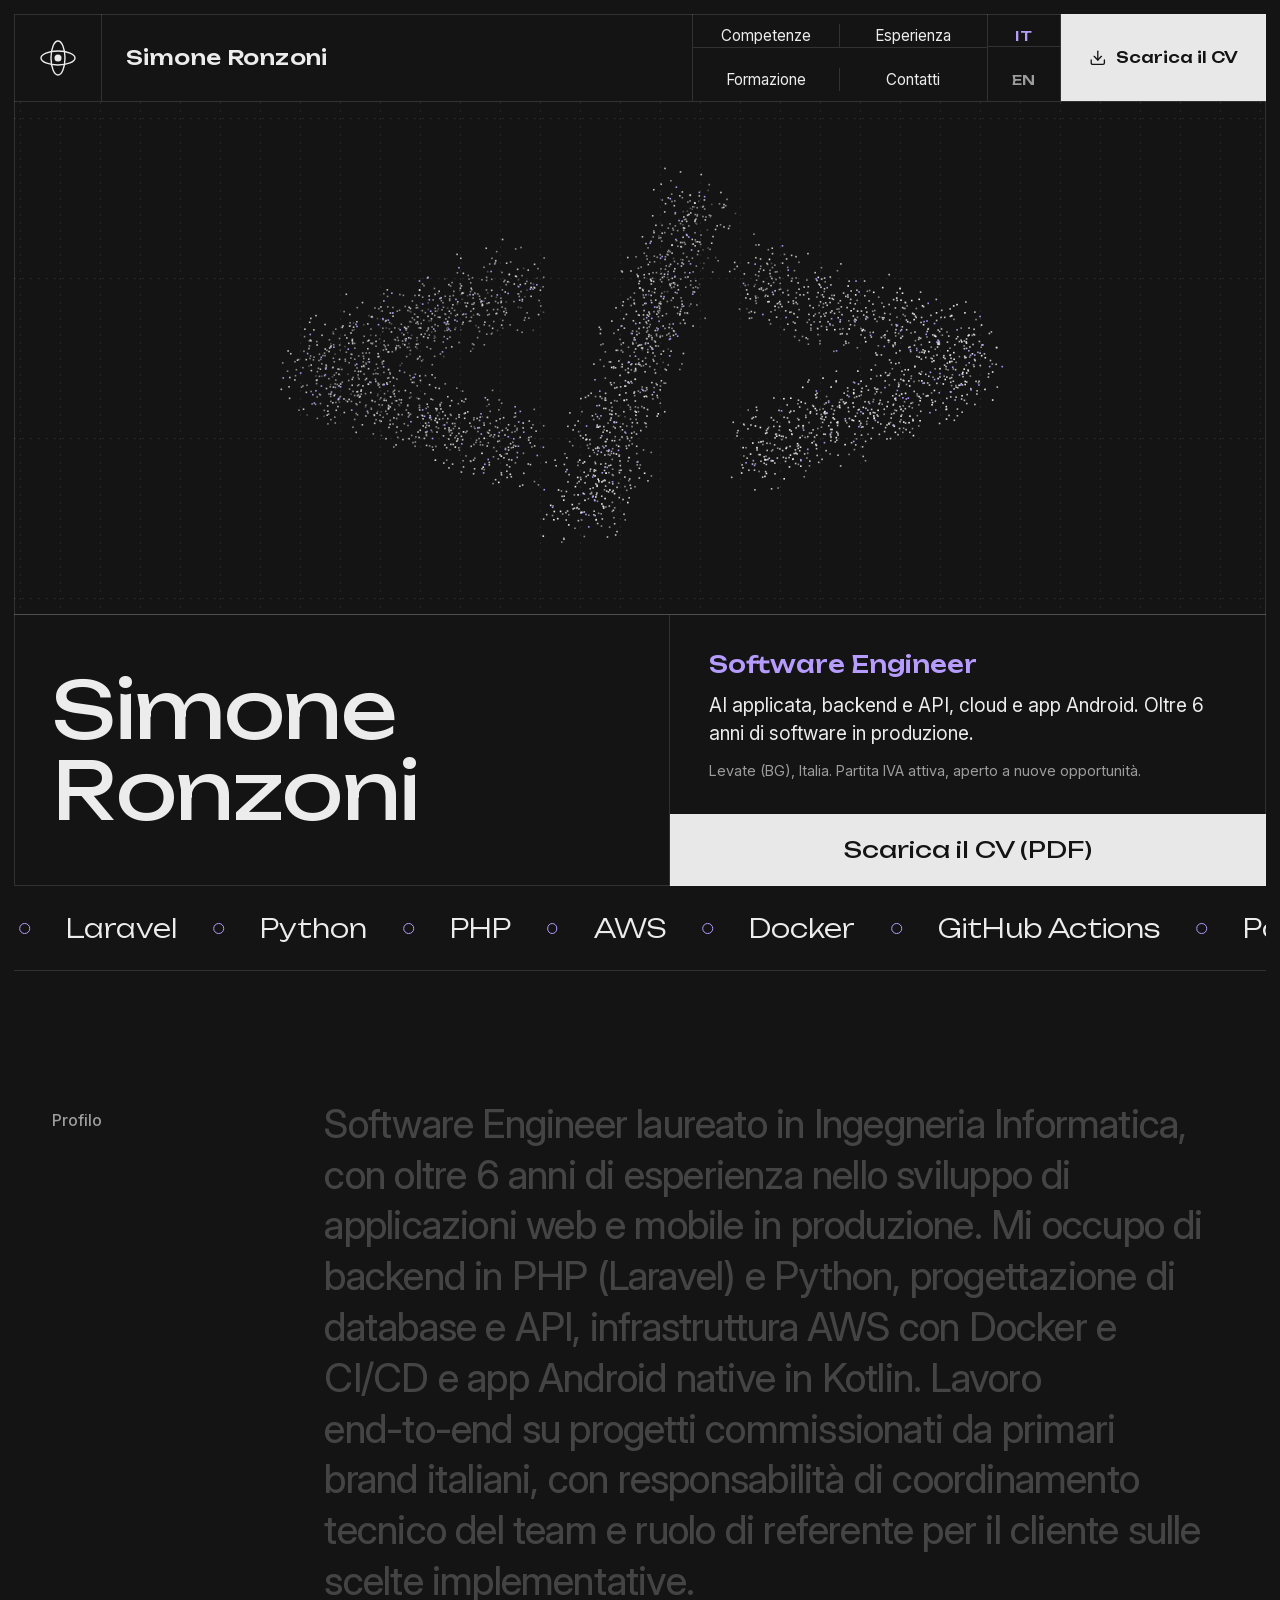
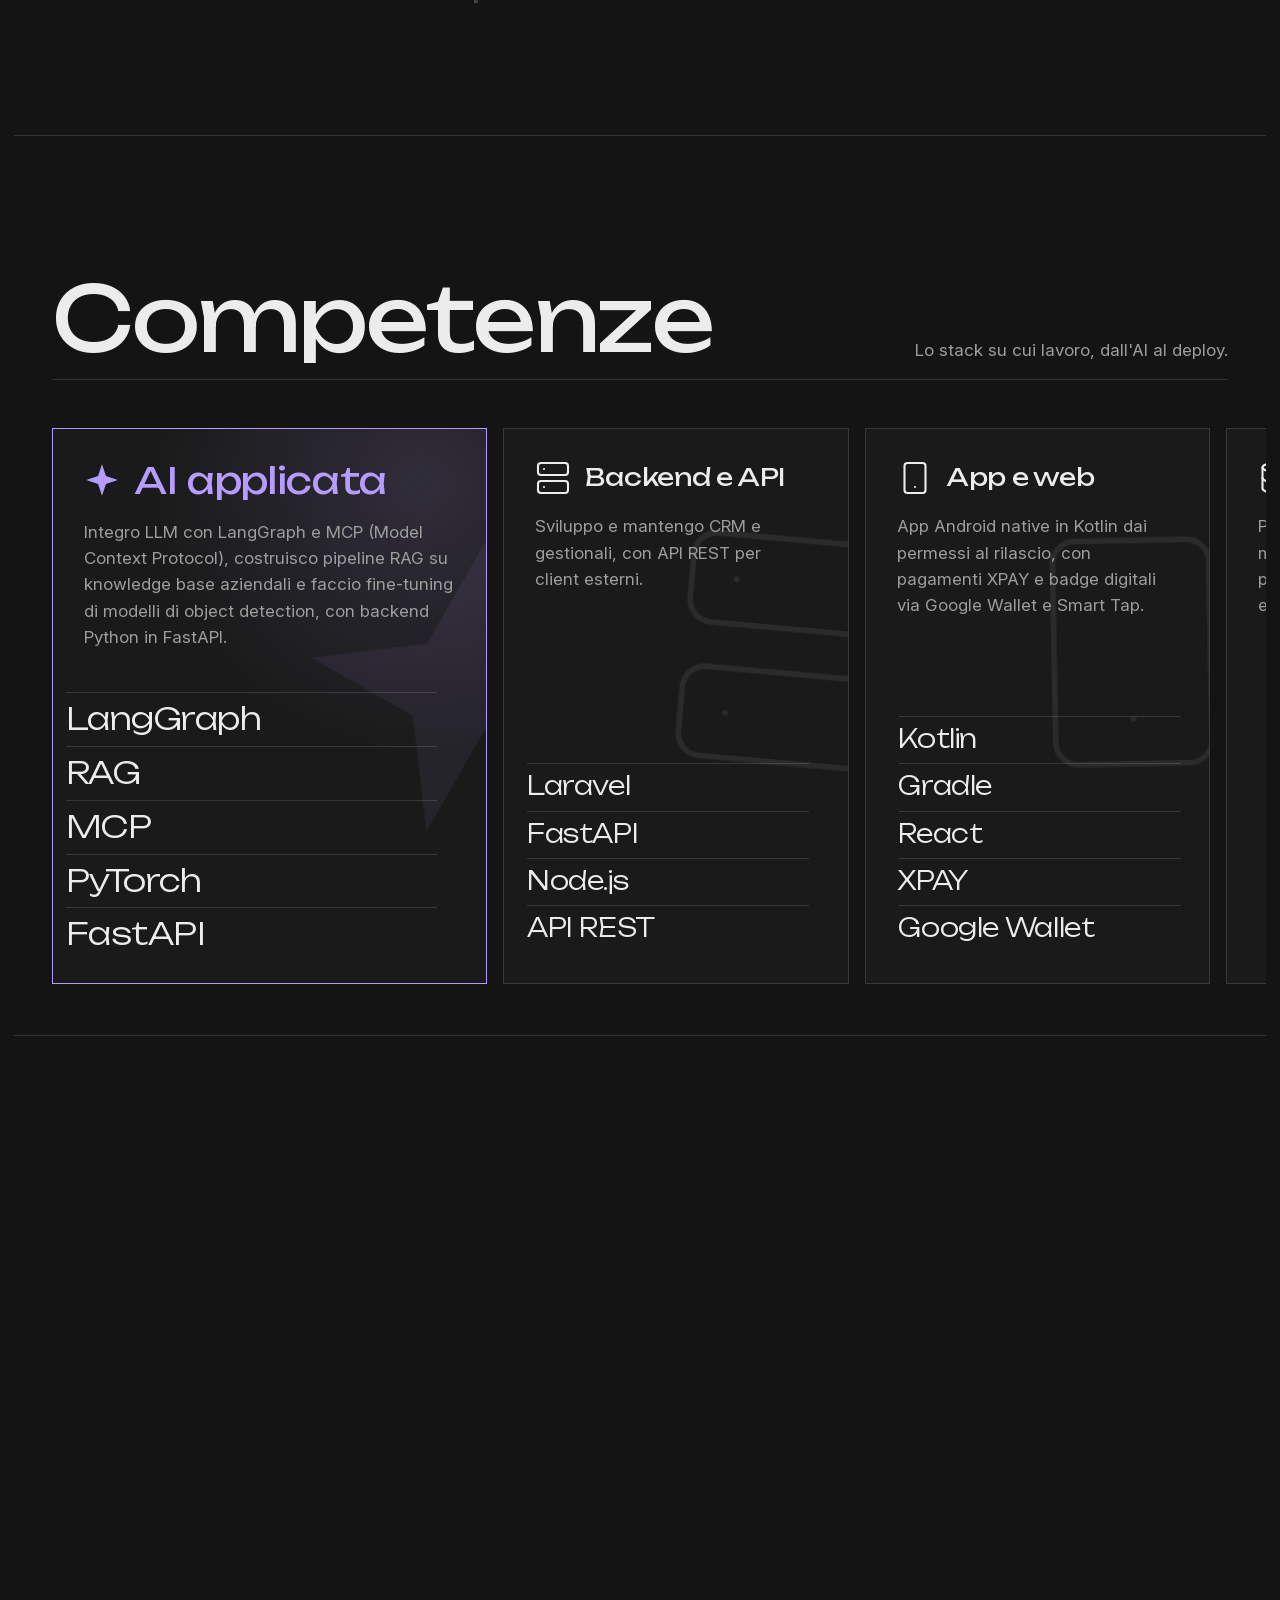
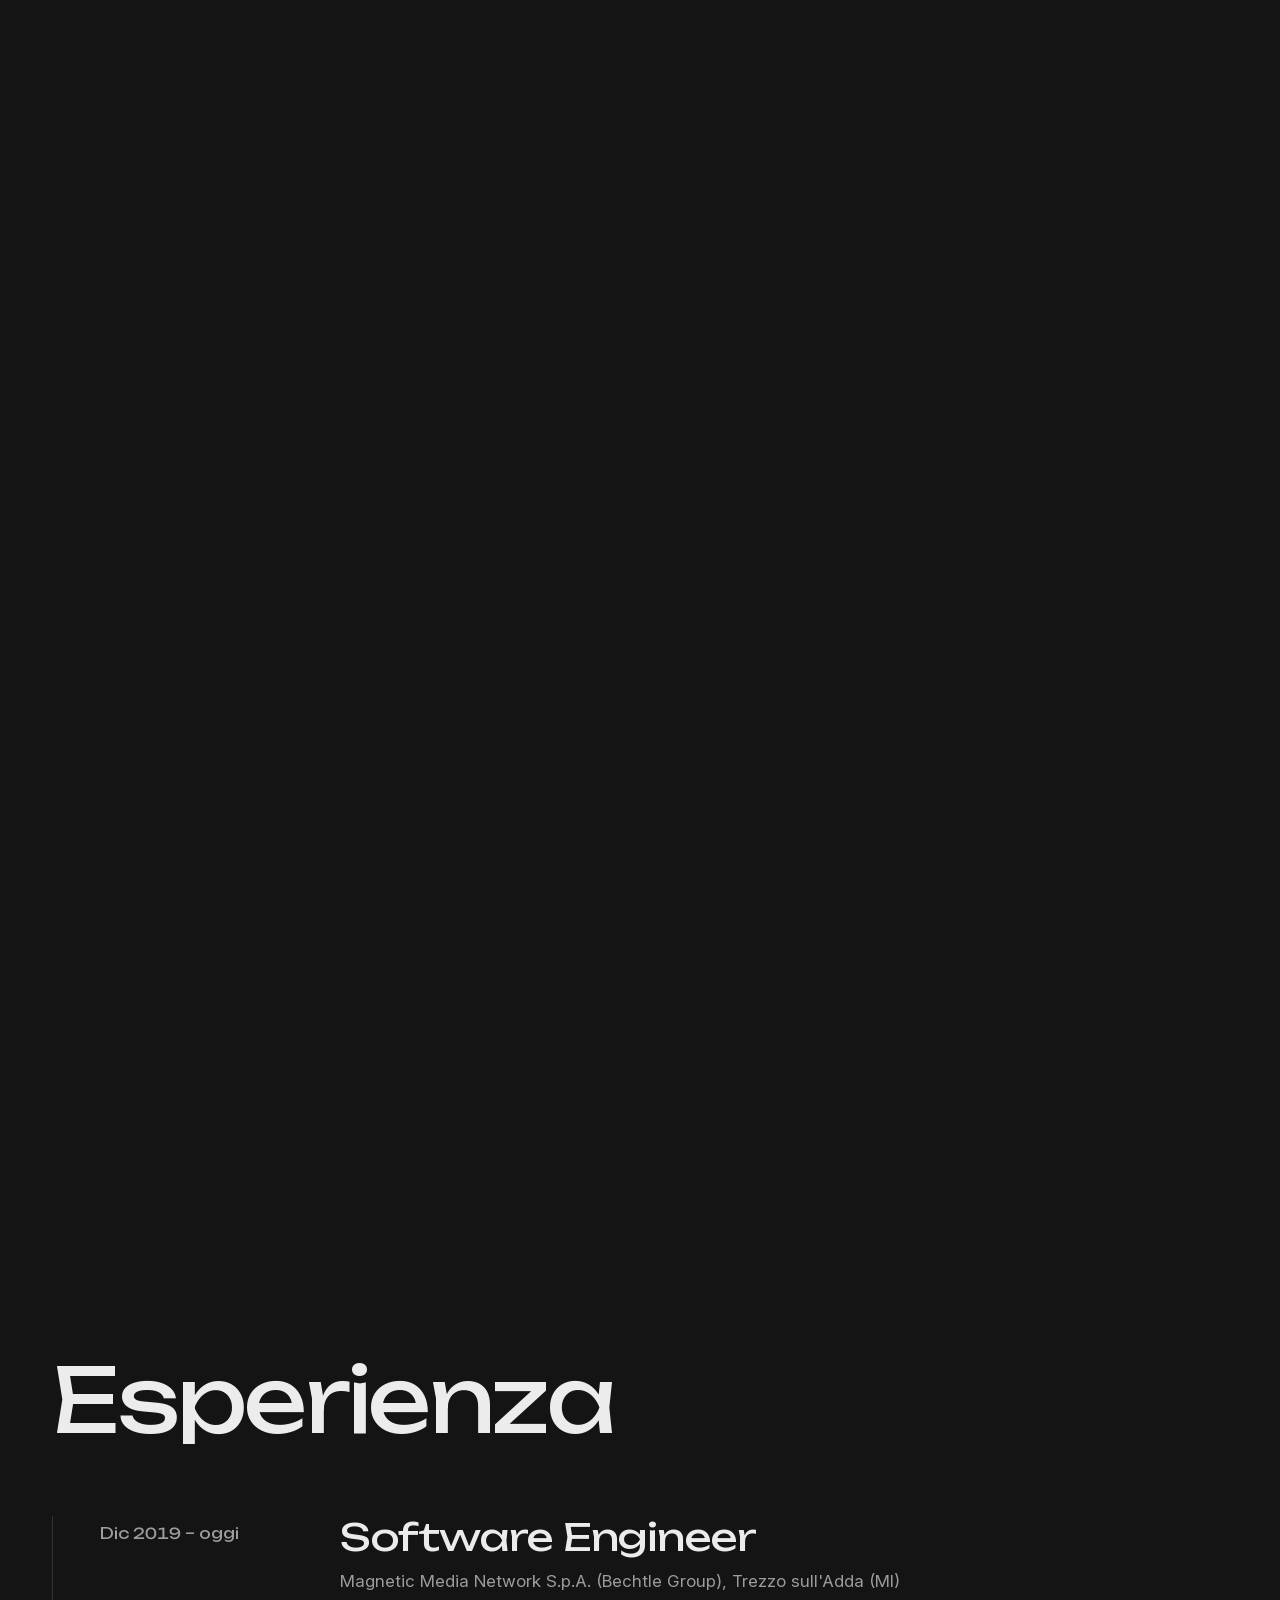
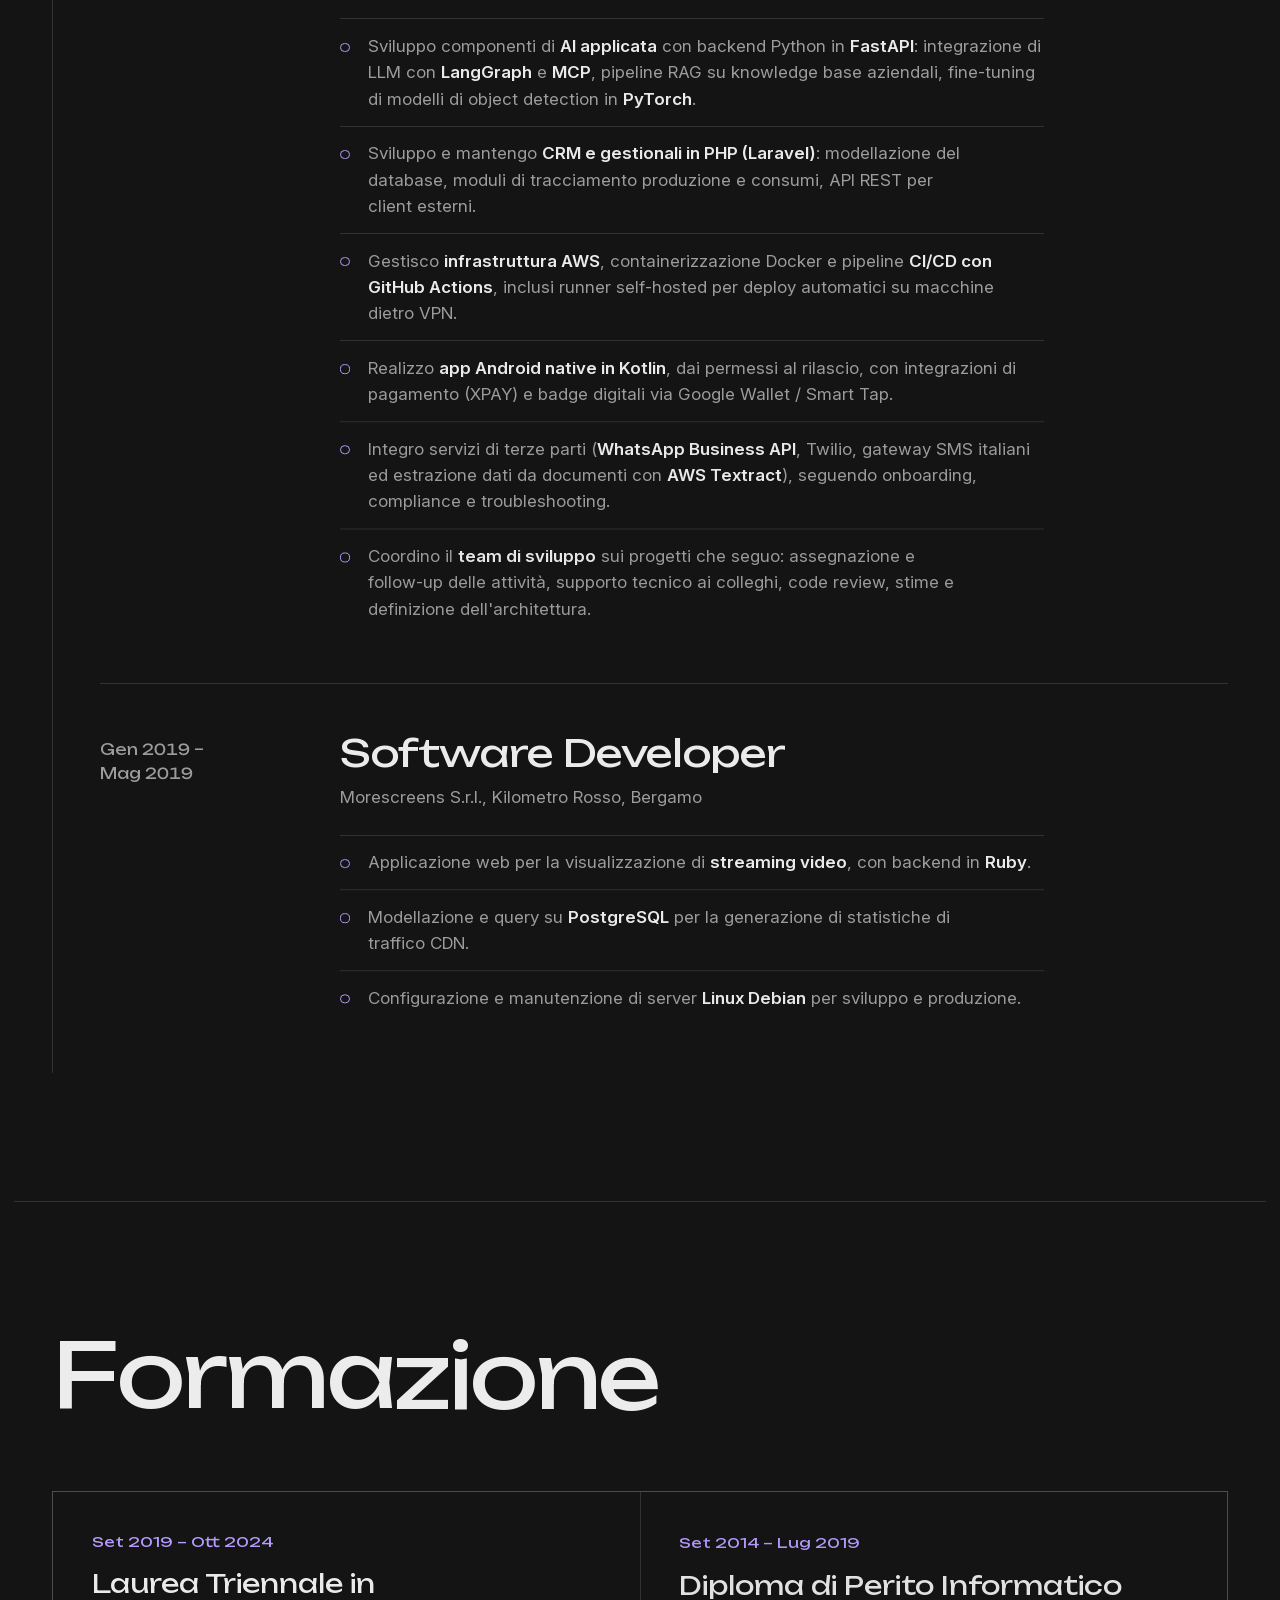
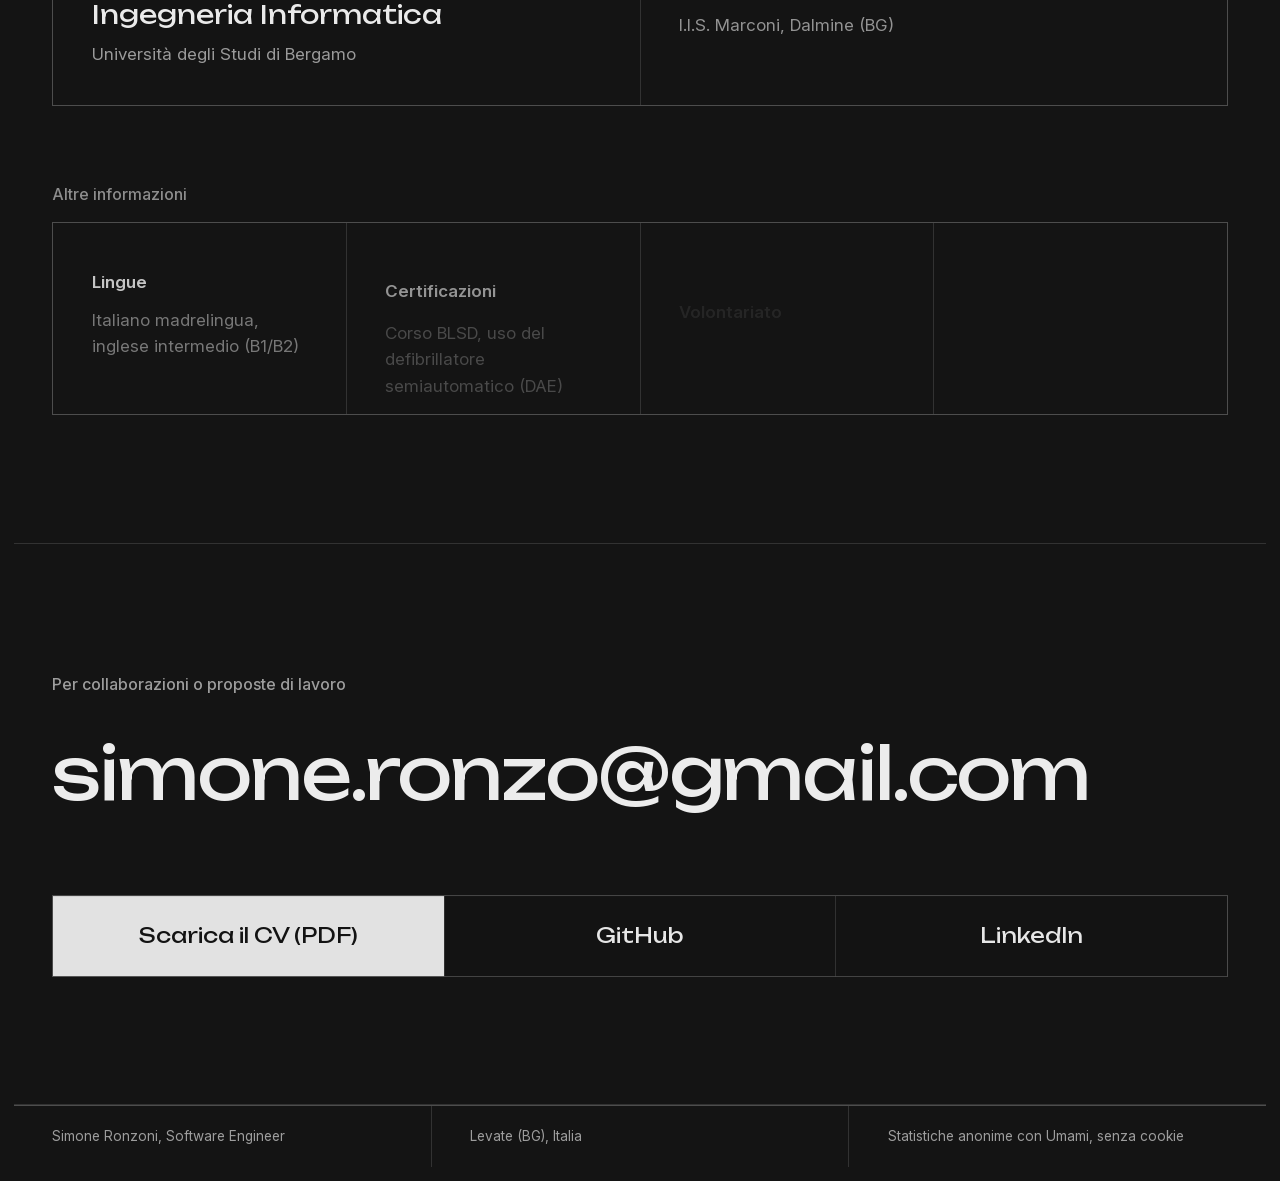
<file: index.html>
<!DOCTYPE html>
<html lang="it" class="no-js">
<head>
<meta charset="utf-8">
<meta name="viewport" content="width=device-width, initial-scale=1">
<title>Simone Ronzoni — Software Engineer</title>
<meta name="description" content="Software Engineer con oltre 6 anni di esperienza su software in produzione: AI applicata (LangGraph, RAG, MCP), backend PHP (Laravel) e Python (FastAPI), AWS con Docker e CI/CD, app Android in Kotlin.">
<meta property="og:title" content="Simone Ronzoni — Software Engineer">
<meta property="og:description" content="AI applicata, backend e API, cloud e app Android. Oltre 6 anni di software in produzione.">
<meta property="og:type" content="profile">
<meta property="og:locale" content="it_IT">
<meta property="og:locale:alternate" content="en_GB">
<link rel="alternate" hreflang="it" href="https://ronzosimone.github.io/curriculum-vitae/">
<link rel="alternate" hreflang="en" href="https://ronzosimone.github.io/curriculum-vitae/en/">
<link rel="alternate" hreflang="x-default" href="https://ronzosimone.github.io/curriculum-vitae/">
<meta name="color-scheme" content="dark">
<meta name="theme-color" content="#141414">
<link rel="icon" href="data:image/svg+xml,%3Csvg xmlns='http://www.w3.org/2000/svg' viewBox='0 0 40 40'%3E%3Crect width='40' height='40' rx='8' fill='%23141414'/%3E%3Cg fill='none' stroke='%23ececec' stroke-width='2'%3E%3Cellipse cx='20' cy='20' rx='15' ry='6'/%3E%3Cellipse cx='20' cy='20' rx='6' ry='15'/%3E%3C/g%3E%3Ccircle cx='20' cy='20' r='3.5' fill='%23b79cff'/%3E%3C/svg%3E">
<link rel="preload" href="assets/fonts/unbounded.woff2" as="font" type="font/woff2" crossorigin>
<link rel="preload" href="assets/fonts/inter.woff2" as="font" type="font/woff2" crossorigin>
<link rel="stylesheet" href="style.css?v=12">
<script>
  // Nasconde l'hero finché le animazioni non sono pronte; dopo 3 s lo mostra comunque.
  document.documentElement.className = "js";
  setTimeout(function () { document.documentElement.classList.add("pronto"); }, 3000);
</script>
<script defer src="https://cloud.umami.is/script.js" data-website-id="fff642de-449b-4c12-8211-c69fd789ce57" data-domains="ronzosimone.github.io"></script>
</head>
<body>

<a class="skip" href="#contenuto">Vai al contenuto</a>

<div class="cursore" aria-hidden="true"></div>

<header class="testata">
  <a class="testata-logo" href="#inizio" aria-label="Torna all'inizio">
    <svg viewBox="0 0 40 40" width="40" height="40" aria-hidden="true"><ellipse cx="20" cy="20" rx="17" ry="7"/><ellipse cx="20" cy="20" rx="7" ry="17"/><circle cx="20" cy="20" r="3.5"/></svg>
  </a>
  <a class="testata-nome" href="#inizio">Simone Ronzoni</a>
  <nav class="testata-nav" aria-label="Sezioni">
    <a href="#competenze">Competenze</a>
    <a href="#esperienza">Esperienza</a>
    <a href="#formazione">Formazione</a>
    <a href="#contatti">Contatti</a>
  </nav>
  <a class="testata-lingua" href="en/" hreflang="en" lang="en" aria-label="EN, English version" data-umami-event="Lingua EN">
    <span class="attiva" lang="it" aria-hidden="true">IT</span><span aria-hidden="true">EN</span>
  </a>
  <a class="testata-cv" href="assets/CV_Simone_Ronzoni.pdf" download target="_blank" data-umami-event="Scarica PDF">
    <svg class="testata-cv-icona" viewBox="0 0 24 24" width="18" height="18" aria-hidden="true"><path d="M21 15v4a2 2 0 0 1-2 2H5a2 2 0 0 1-2-2v-4"/><path d="m7 10 5 5 5-5"/><path d="M12 15V3"/></svg>
    <span><span class="testata-cv-extra">Scarica il </span>CV</span>
  </a>
</header>

<main id="contenuto">

  <!-- Hero: una nuvola di particelle che forma simboli dello sviluppo (</>, { }, >_) e AI; si scansa dal mouse -->
  <section class="eroe" id="inizio" aria-labelledby="t-nome">
    <div class="eroe-scena">
      <canvas class="eroe-canvas" aria-hidden="true"></canvas>
    </div>
    <div class="eroe-basso celle">
      <div class="eroe-titolo-cella">
        <h1 class="eroe-titolo" id="t-nome">Simone<br>Ronzoni</h1>
      </div>
      <div class="eroe-destra">
        <div class="eroe-info">
          <p class="eroe-ruolo">Software Engineer</p>
          <p class="eroe-sintesi">AI applicata, backend e API, cloud e app Android. Oltre 6 anni di software in produzione.</p>
          <p class="eroe-dati">Levate (BG), Italia. Partita IVA attiva, aperto a nuove opportunità.</p>
        </div>
        <a class="eroe-cta" href="assets/CV_Simone_Ronzoni.pdf" download target="_blank" data-umami-event="Scarica PDF">Scarica il CV (PDF)</a>
      </div>
    </div>
  </section>

  <!-- Nastro di tecnologie: accelera quando scorri -->
  <div class="nastro" aria-hidden="true">
    <div class="nastro-traccia">
      <ul>
        <li>LangGraph</li><li>RAG</li><li>MCP</li><li>FastAPI</li><li>PyTorch</li><li>Laravel</li><li>Python</li><li>PHP</li>
        <li>AWS</li><li>Docker</li><li>GitHub Actions</li><li>PostgreSQL</li><li>MySQL</li><li>Kotlin</li><li>Android</li><li>React</li><li>Node.js</li>
      </ul>
      <ul>
        <li>LangGraph</li><li>RAG</li><li>MCP</li><li>FastAPI</li><li>PyTorch</li><li>Laravel</li><li>Python</li><li>PHP</li>
        <li>AWS</li><li>Docker</li><li>GitHub Actions</li><li>PostgreSQL</li><li>MySQL</li><li>Kotlin</li><li>Android</li><li>React</li><li>Node.js</li>
      </ul>
    </div>
  </div>

  <!-- Profilo: le parole si accendono mentre scorri -->
  <section class="sezione profilo" id="profilo" aria-labelledby="t-profilo">
    <h2 class="etichetta" id="t-profilo">Profilo</h2>
    <p class="profilo-testo">
      Software Engineer laureato in Ingegneria Informatica, con oltre 6 anni di esperienza nello sviluppo
      di applicazioni web e mobile in produzione. Mi occupo di backend in PHP (Laravel) e Python, progettazione
      di database e API, infrastruttura AWS con Docker e CI/CD e app Android native in Kotlin. Lavoro end-to-end
      su progetti commissionati da primari brand italiani, con responsabilità di coordinamento tecnico del team
      e ruolo di referente per il cliente sulle scelte implementative.
    </p>
  </section>

  <!-- Competenze: su desktop la sezione si blocca e i pannelli scorrono in orizzontale -->
  <section class="competenze" id="competenze" aria-labelledby="t-competenze">
    <div class="competenze-testa">
      <h2 class="titolo-sezione" id="t-competenze">Competenze</h2>
      <p class="competenze-nota">Lo stack su cui lavoro, dall'AI al deploy.</p>
      <p class="competenze-suggerimento" aria-hidden="true">Scorri di lato per vedere tutto lo stack</p>
      <div class="competenze-avanzamento" aria-hidden="true"><span></span></div>
    </div>

    <div class="competenze-finestra">
      <div class="competenze-traccia">
        <article class="pannello pannello-ai">
          <div class="pannello-testa">
            <svg class="pannello-icona" viewBox="0 0 24 24" width="36" height="36" aria-hidden="true"><path d="M12 1.5l2.6 7.9L22.5 12l-7.9 2.6L12 22.5l-2.6-7.9L1.5 12l7.9-2.6z"/></svg>
            <h3>AI applicata</h3>
          </div>
          <p class="pannello-testo">Integro LLM con LangGraph e MCP (Model Context Protocol), costruisco pipeline RAG su knowledge base aziendali e faccio fine-tuning di modelli di object detection, con backend Python in FastAPI.</p>
          <ul class="pannello-tech">
            <li>LangGraph</li>
            <li>RAG</li>
            <li>MCP</li>
            <li>PyTorch</li>
            <li>FastAPI</li>
          </ul>
        </article>

        <article class="pannello">
          <div class="pannello-testa">
            <svg class="pannello-icona" viewBox="0 0 24 24" width="36" height="36" aria-hidden="true"><rect width="20" height="8" x="2" y="2" rx="2" ry="2"/><rect width="20" height="8" x="2" y="14" rx="2" ry="2"/><path d="M6 6h.01"/><path d="M6 18h.01"/></svg>
            <h3>Backend e API</h3>
          </div>
          <p class="pannello-testo">Sviluppo e mantengo CRM e gestionali, con API REST per client esterni.</p>
          <ul class="pannello-tech">
            <li>Laravel</li>
            <li>FastAPI</li>
            <li>Node.js</li>
            <li>API REST</li>
          </ul>
        </article>

        <article class="pannello">
          <div class="pannello-testa">
            <svg class="pannello-icona" viewBox="0 0 24 24" width="36" height="36" aria-hidden="true"><rect width="14" height="20" x="5" y="2" rx="2" ry="2"/><path d="M12 18h.01"/></svg>
            <h3>App e web</h3>
          </div>
          <p class="pannello-testo">App Android native in Kotlin dai permessi al rilascio, con pagamenti XPAY e badge digitali via Google Wallet e Smart Tap.</p>
          <ul class="pannello-tech">
            <li>Kotlin</li>
            <li>Gradle</li>
            <li>React</li>
            <li>XPAY</li>
            <li>Google Wallet</li>
          </ul>
        </article>

        <article class="pannello">
          <div class="pannello-testa">
            <svg class="pannello-icona" viewBox="0 0 24 24" width="36" height="36" aria-hidden="true"><ellipse cx="12" cy="5" rx="9" ry="3"/><path d="M3 5V19A9 3 0 0 0 21 19V5"/><path d="M3 12A9 3 0 0 0 21 12"/></svg>
            <h3>DBMS</h3>
          </div>
          <p class="pannello-testo">Progettazione di schema e migrazioni, modellazione dei dati per il tracciamento di produzione e consumi.</p>
          <ul class="pannello-tech">
            <li>MySQL</li>
            <li>PostgreSQL</li>
            <li>SQL</li>
          </ul>
        </article>

        <article class="pannello">
          <div class="pannello-testa">
            <svg class="pannello-icona" viewBox="0 0 24 24" width="36" height="36" aria-hidden="true"><path d="M17.5 19H9a7 7 0 1 1 6.71-9h1.79a4.5 4.5 0 1 1 0 9Z"/></svg>
            <h3>Cloud e DevOps</h3>
          </div>
          <p class="pannello-testo">Infrastruttura AWS (EC2, S3, IAM, Textract), container Docker e CI/CD con runner self-hosted per deploy automatici su macchine dietro VPN.</p>
          <ul class="pannello-tech">
            <li>AWS</li>
            <li>Docker</li>
            <li>GitHub Actions</li>
            <li>Linux/Debian</li>
            <li>Nginx</li>
          </ul>
        </article>

        <article class="pannello">
          <div class="pannello-testa">
            <svg class="pannello-icona" viewBox="0 0 24 24" width="36" height="36" aria-hidden="true"><path d="M12 22v-5"/><path d="M9 8V2"/><path d="M15 8V2"/><path d="M18 8v5a4 4 0 0 1-4 4h-4a4 4 0 0 1-4-4V8Z"/></svg>
            <h3>Integrazioni</h3>
          </div>
          <p class="pannello-testo">Servizi di terze parti seguiti dall'onboarding al troubleshooting, compliance compresa.</p>
          <ul class="pannello-tech">
            <li>WhatsApp Business API</li>
            <li>Twilio</li>
            <li>Gateway SMS</li>
            <li>Webhook</li>
          </ul>
        </article>

        <article class="pannello">
          <div class="pannello-testa">
            <svg class="pannello-icona" viewBox="0 0 24 24" width="36" height="36" aria-hidden="true"><path d="m16 18 6-6-6-6"/><path d="m8 6-6 6 6 6"/></svg>
            <h3>Linguaggi</h3>
          </div>
          <p class="pannello-testo">Quelli che uso nei progetti, dal backend al mobile.</p>
          <ul class="pannello-tech">
            <li>Python</li>
            <li>PHP</li>
            <li>Kotlin</li>
            <li>Java</li>
            <li>JavaScript</li>
            <li>Ruby</li>
          </ul>
        </article>

        <article class="pannello">
          <div class="pannello-testa">
            <svg class="pannello-icona" viewBox="0 0 24 24" width="36" height="36" aria-hidden="true"><path d="M16 21v-2a4 4 0 0 0-4-4H6a4 4 0 0 0-4 4v2"/><circle cx="9" cy="7" r="4"/><path d="M22 21v-2a4 4 0 0 0-3-3.87"/><path d="M16 3.13a4 4 0 0 1 0 7.75"/></svg>
            <h3>Team e metodo</h3>
          </div>
          <p class="pannello-testo">Coordino il team sui progetti che seguo: assegnazione e follow-up delle attività, supporto ai colleghi, stime e architettura.</p>
          <ul class="pannello-tech">
            <li>Code review</li>
            <li>Git</li>
            <li>Agile/Scrum</li>
            <li>Documentazione</li>
          </ul>
        </article>
      </div>
    </div>
  </section>

  <!-- Esperienza: la linea si disegna mentre scorri -->
  <section class="sezione" id="esperienza" aria-labelledby="t-esperienza">
    <h2 class="titolo-sezione" id="t-esperienza">Esperienza</h2>

    <div class="linea-tempo">
      <div class="linea-binario" aria-hidden="true"><span class="linea-progresso"></span></div>

      <article class="tappa">
        <p class="tappa-periodo"><time datetime="2019-12">Dic 2019</time> – oggi</p>
        <div class="tappa-corpo">
          <h3>Software Engineer</h3>
          <p class="tappa-dove">Magnetic Media Network S.p.A. (Bechtle Group), Trezzo sull'Adda (MI)</p>
          <ul>
            <li>Sviluppo componenti di <b>AI applicata</b> con backend Python in <b>FastAPI</b>: integrazione di LLM con <b>LangGraph</b> e <b>MCP</b>, pipeline RAG su knowledge base aziendali, fine-tuning di modelli di object detection in <b>PyTorch</b>.</li>
            <li>Sviluppo e mantengo <b>CRM e gestionali in PHP (Laravel)</b>: modellazione del database, moduli di tracciamento produzione e consumi, API REST per client esterni.</li>
            <li>Gestisco <b>infrastruttura AWS</b>, containerizzazione Docker e pipeline <b>CI/CD con GitHub Actions</b>, inclusi runner self-hosted per deploy automatici su macchine dietro VPN.</li>
            <li>Realizzo <b>app Android native in Kotlin</b>, dai permessi al rilascio, con integrazioni di pagamento (XPAY) e badge digitali via Google Wallet / Smart Tap.</li>
            <li>Integro servizi di terze parti (<b>WhatsApp Business API</b>, Twilio, gateway SMS italiani ed estrazione dati da documenti con <b>AWS Textract</b>), seguendo onboarding, compliance e troubleshooting.</li>
            <li>Coordino il <b>team di sviluppo</b> sui progetti che seguo: assegnazione e follow-up delle attività, supporto tecnico ai colleghi, code review, stime e definizione dell'architettura.</li>
          </ul>
        </div>
      </article>

      <article class="tappa">
        <p class="tappa-periodo"><time datetime="2019-01">Gen 2019</time> – <time datetime="2019-05">Mag 2019</time></p>
        <div class="tappa-corpo">
          <h3>Software Developer</h3>
          <p class="tappa-dove">Morescreens S.r.l., Kilometro Rosso, Bergamo</p>
          <ul>
            <li>Applicazione web per la visualizzazione di <b>streaming video</b>, con backend in <b>Ruby</b>.</li>
            <li>Modellazione e query su <b>PostgreSQL</b> per la generazione di statistiche di traffico CDN.</li>
            <li>Configurazione e manutenzione di server <b>Linux Debian</b> per sviluppo e produzione.</li>
          </ul>
        </div>
      </article>
    </div>
  </section>

  <!-- Formazione e altre informazioni -->
  <section class="sezione" id="formazione" aria-labelledby="t-formazione">
    <h2 class="titolo-sezione" id="t-formazione">Formazione</h2>

    <div class="celle celle-due">
      <article class="cella rivela">
        <p class="cella-periodo"><time datetime="2019-09">Set 2019</time> – <time datetime="2024-10">Ott 2024</time></p>
        <h3>Laurea Triennale in Ingegneria Informatica</h3>
        <p class="cella-testo">Università degli Studi di Bergamo</p>
      </article>
      <article class="cella rivela">
        <p class="cella-periodo"><time datetime="2014-09">Set 2014</time> – <time datetime="2019-07">Lug 2019</time></p>
        <h3>Diploma di Perito Informatico</h3>
        <p class="cella-testo">I.I.S. Marconi, Dalmine (BG)</p>
      </article>
    </div>

    <h3 class="etichetta etichetta-altro rivela">Altre informazioni</h3>
    <dl class="celle celle-quattro">
      <div class="cella rivela">
        <dt>Lingue</dt>
        <dd>Italiano madrelingua, inglese intermedio (B1/B2)</dd>
      </div>
      <div class="cella rivela">
        <dt>Certificazioni</dt>
        <dd>Corso BLSD, uso del defibrillatore semiautomatico (DAE)</dd>
      </div>
      <div class="cella rivela">
        <dt>Volontariato</dt>
        <dd>Donatore periodico AVIS</dd>
      </div>
      <div class="cella rivela">
        <dt>Patente</dt>
        <dd>B, automunito</dd>
      </div>
    </dl>
  </section>

  <!-- Contatti -->
  <section class="sezione contatti" id="contatti" aria-labelledby="t-contatti">
    <h2 class="etichetta" id="t-contatti">Per collaborazioni o proposte di lavoro</h2>
    <p class="contatti-email-riga">
      <a class="contatti-email magnetico" href="mailto:simone.ronzo@gmail.com" data-umami-event="Email"><span>simone.ronzo@gmail.com</span></a>
    </p>
    <div class="celle celle-tre contatti-link">
      <a class="cella-link cella-chiara" href="assets/CV_Simone_Ronzoni.pdf" download target="_blank" data-umami-event="Scarica PDF">Scarica il CV (PDF)</a>
      <a class="cella-link" href="https://github.com/Ronzosimone" target="_blank" rel="me noopener" data-umami-event="GitHub">GitHub</a>
      <a class="cella-link" href="https://www.linkedin.com/in/simone-ronzoni-3bb3a3156" target="_blank" rel="me noopener" data-umami-event="LinkedIn">LinkedIn</a>
    </div>
  </section>

</main>

<footer class="piede celle">
  <p>Simone Ronzoni, Software Engineer</p>
  <p>Levate (BG), Italia</p>
  <p>Statistiche anonime con Umami, senza cookie</p>
</footer>

<script defer src="assets/js/lenis.min.js"></script>
<script defer src="assets/js/gsap.min.js"></script>
<script defer src="assets/js/ScrollTrigger.min.js"></script>
<script defer src="assets/js/SplitText.min.js"></script>
<script defer src="assets/js/main.js?v=10"></script>

</body>
</html>
</file>
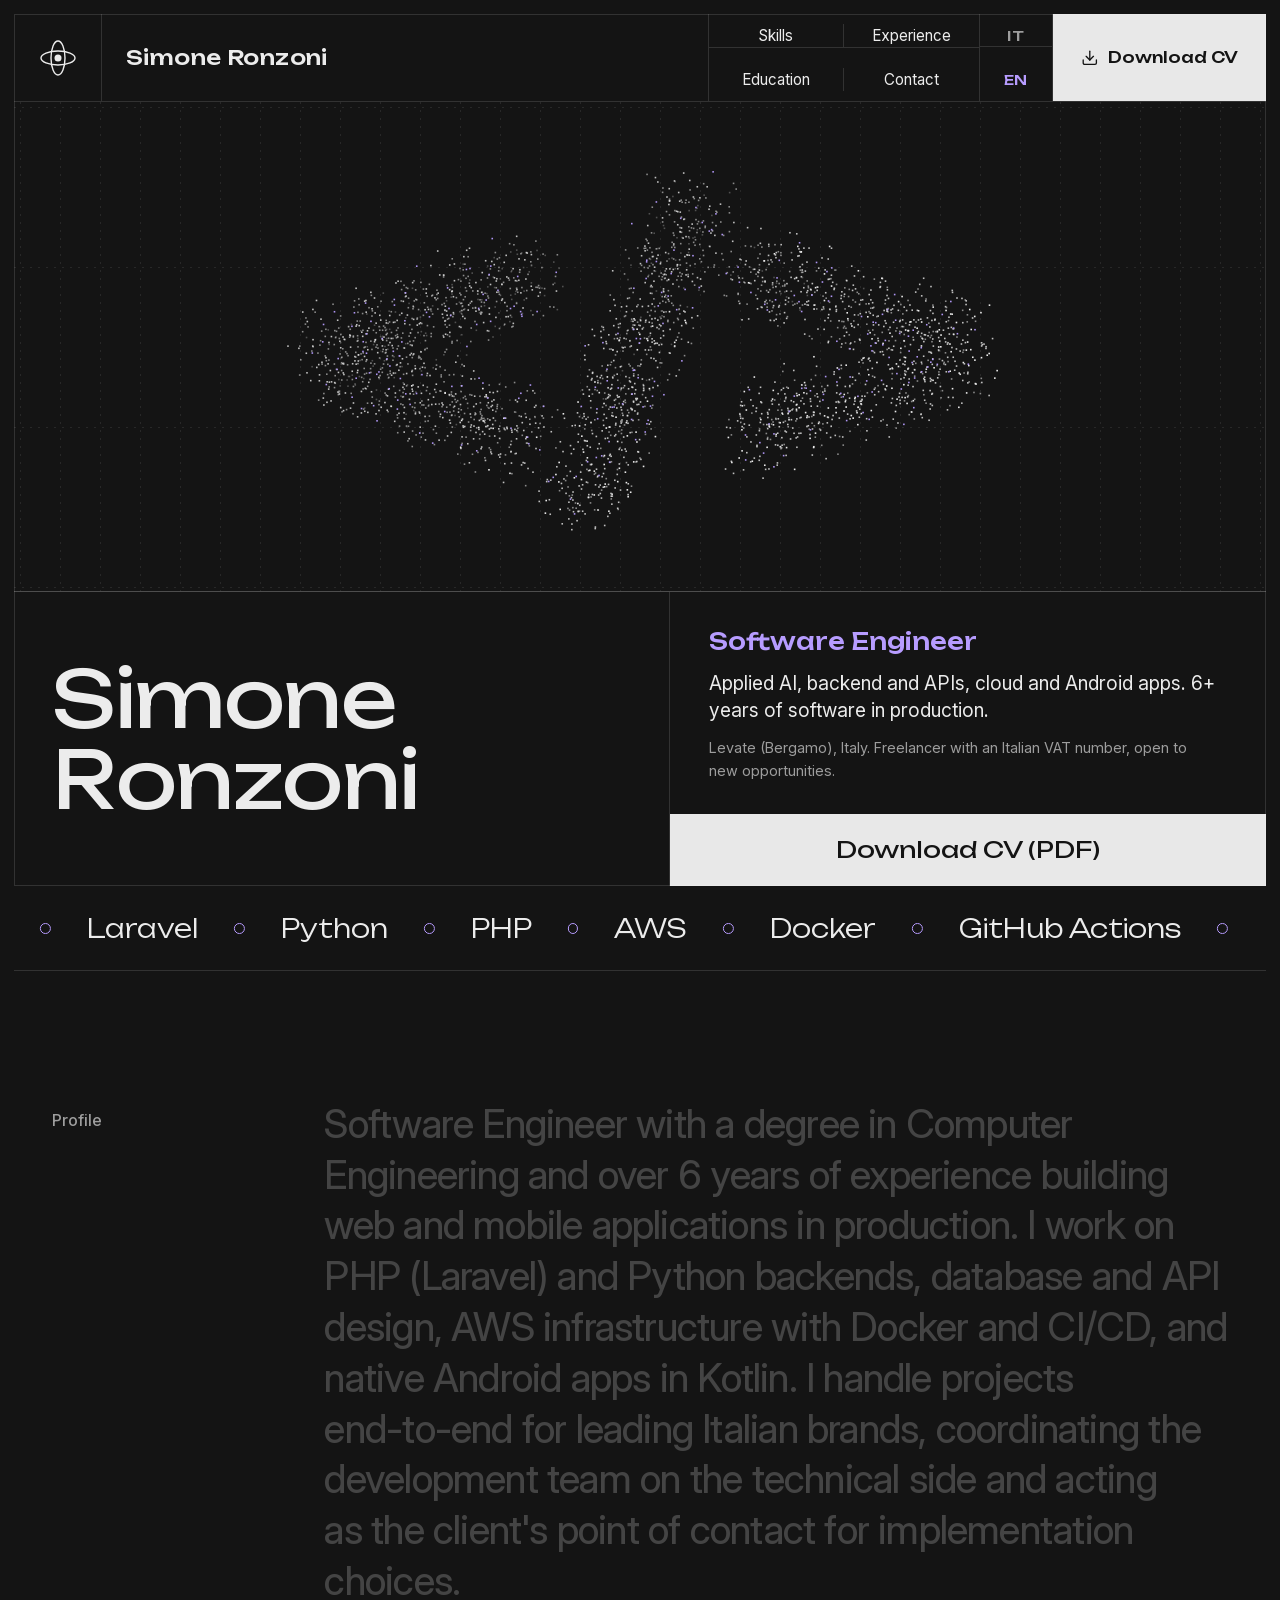
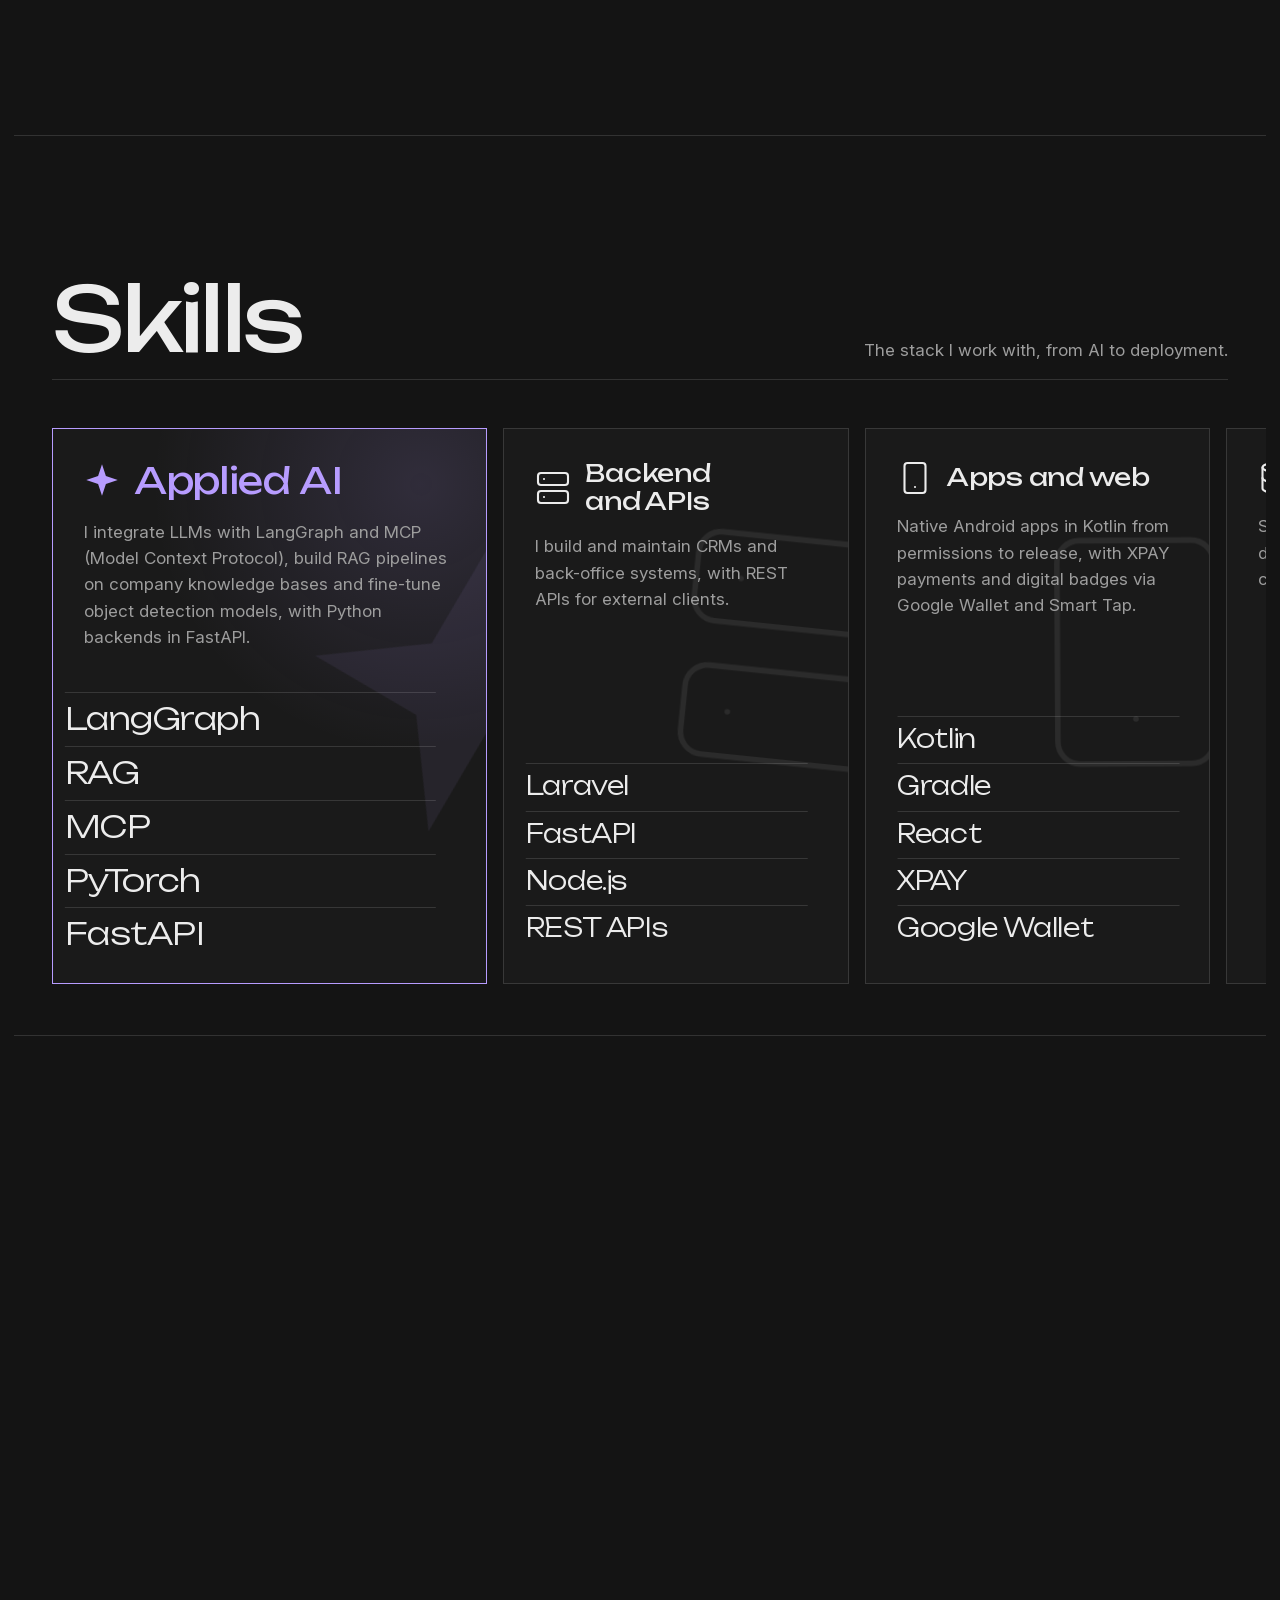
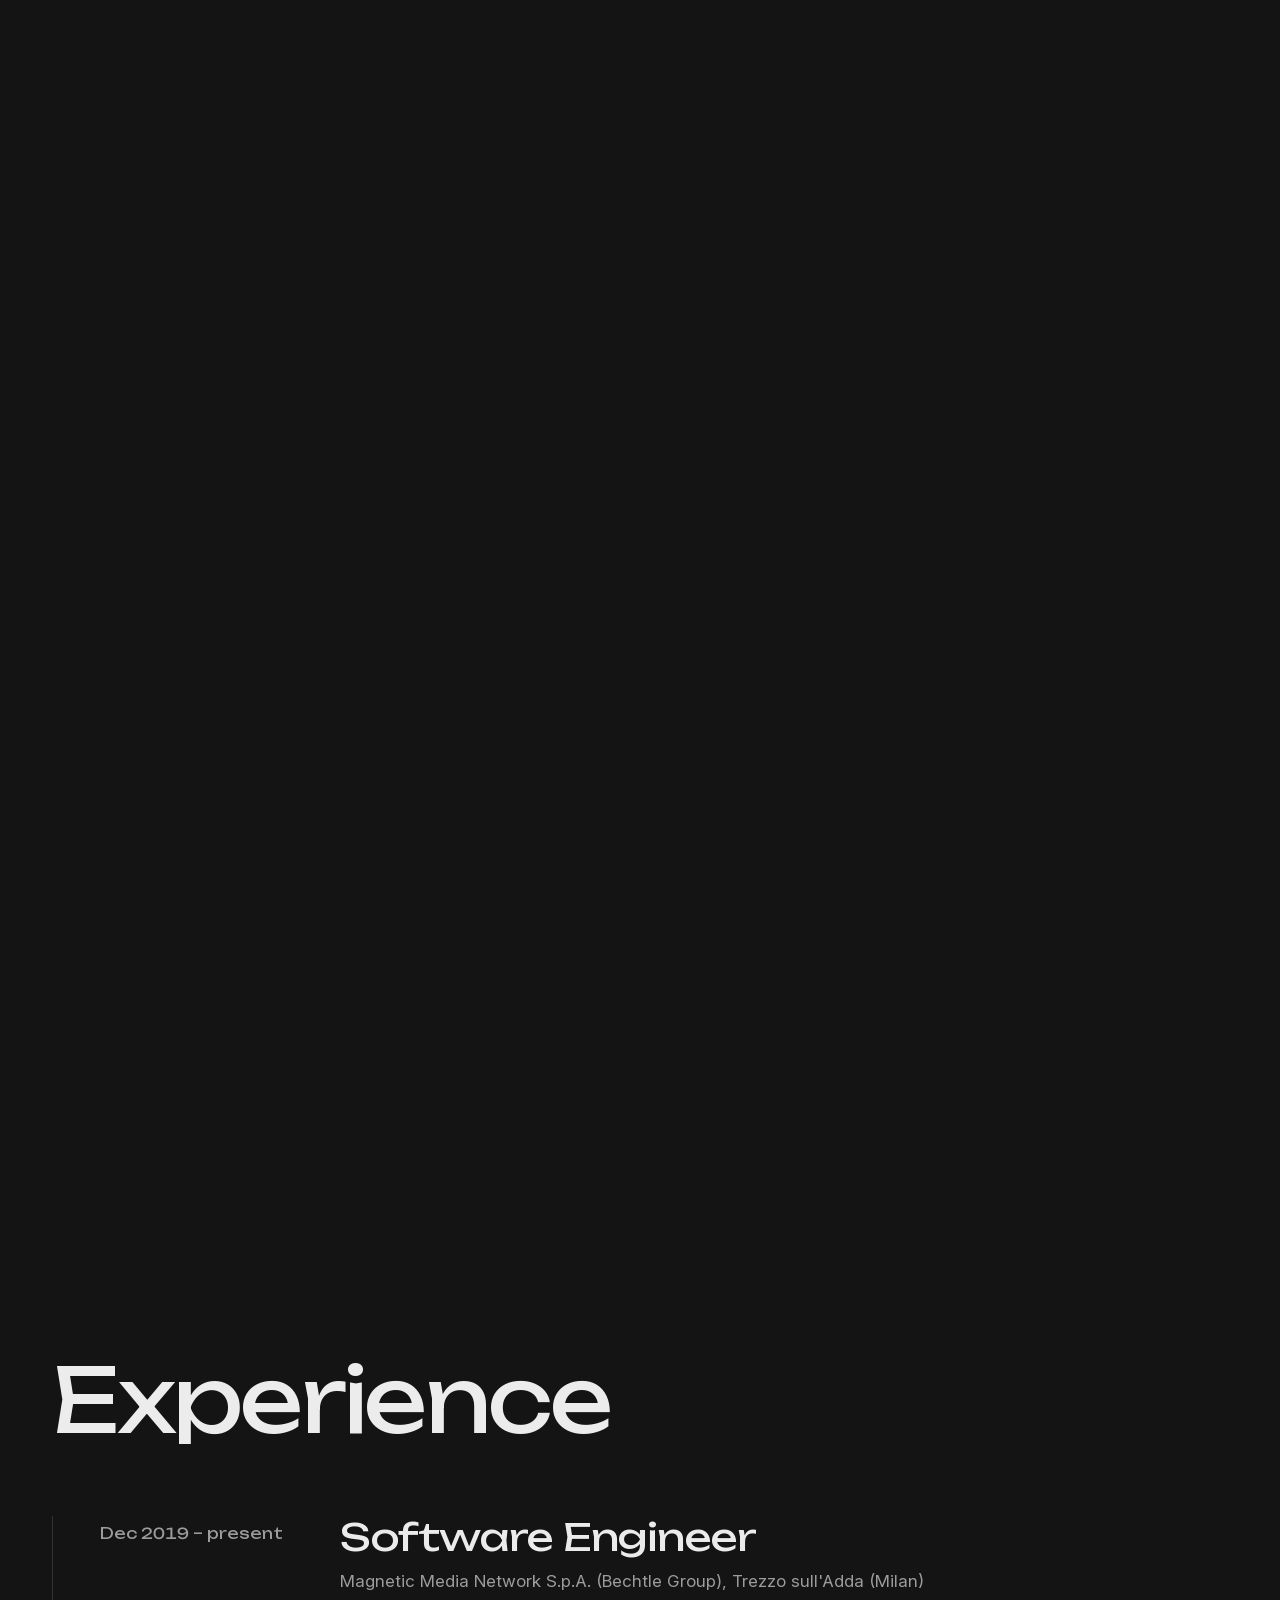
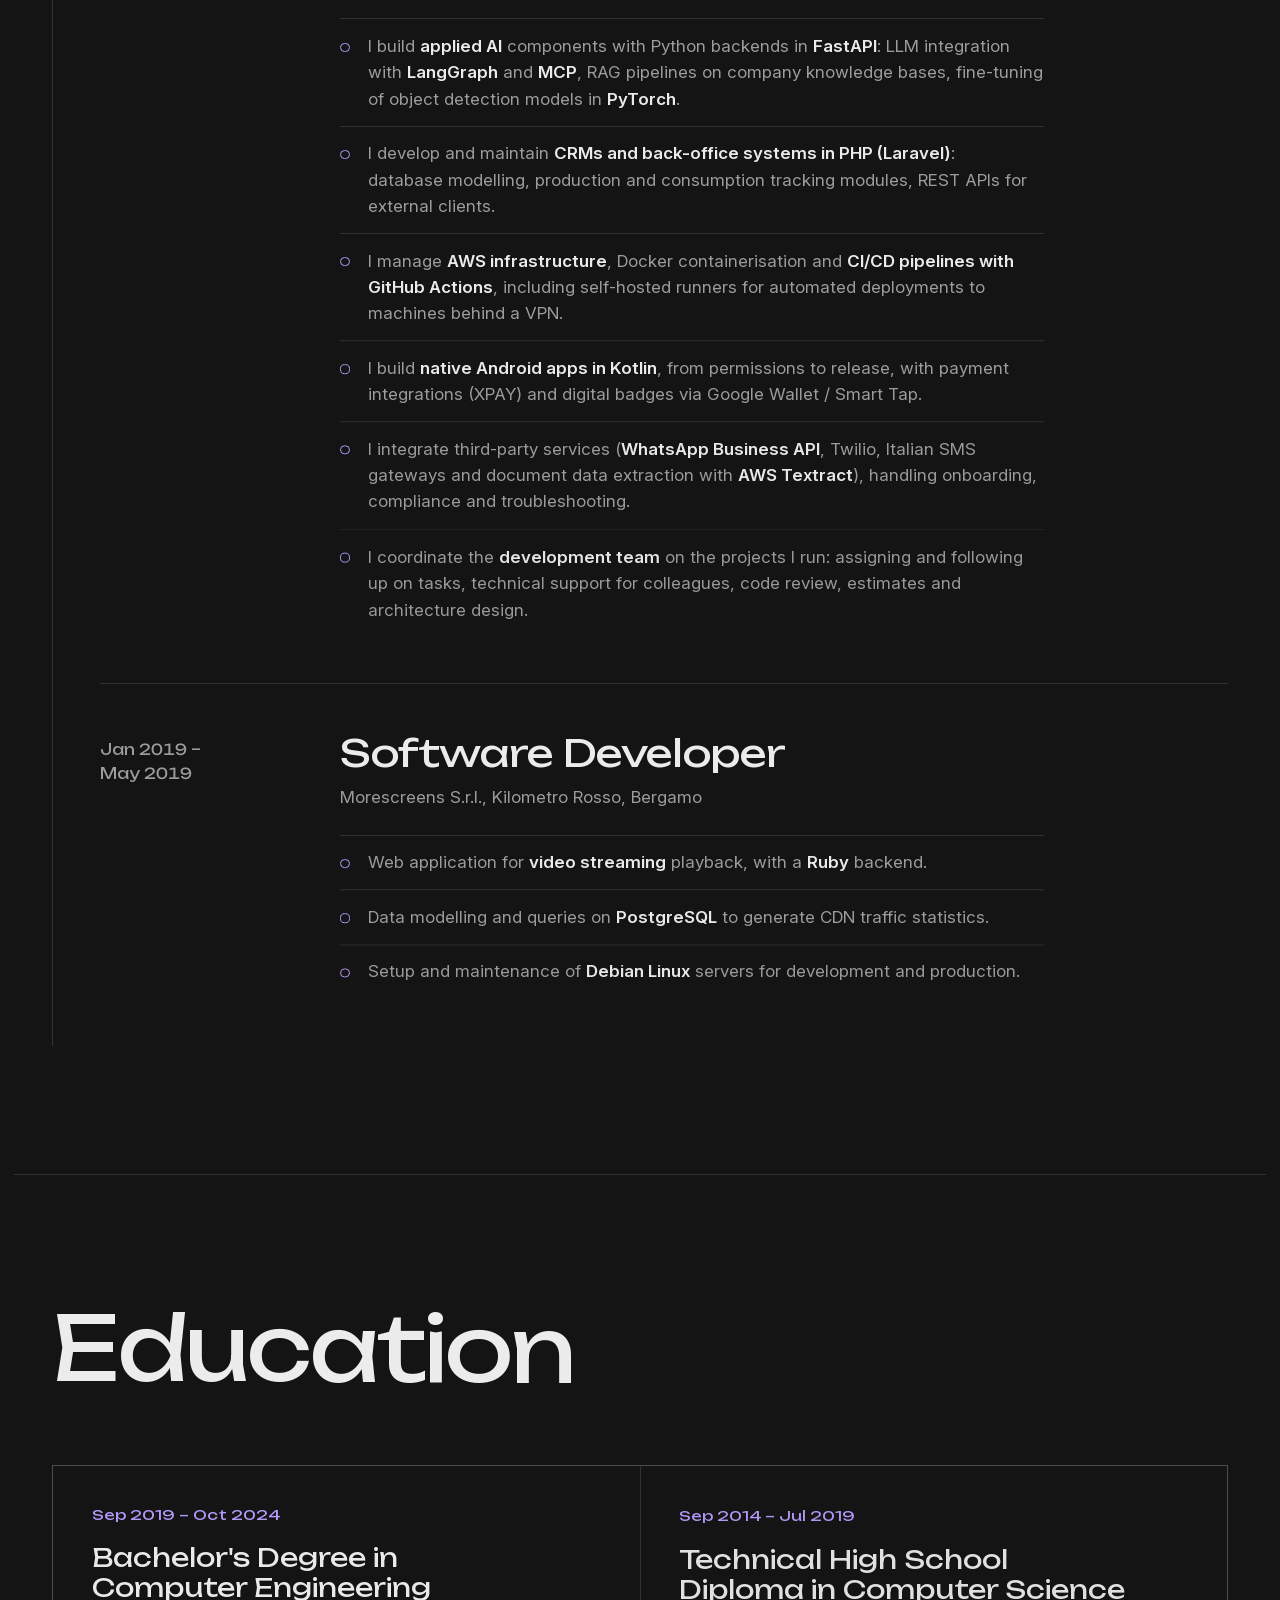
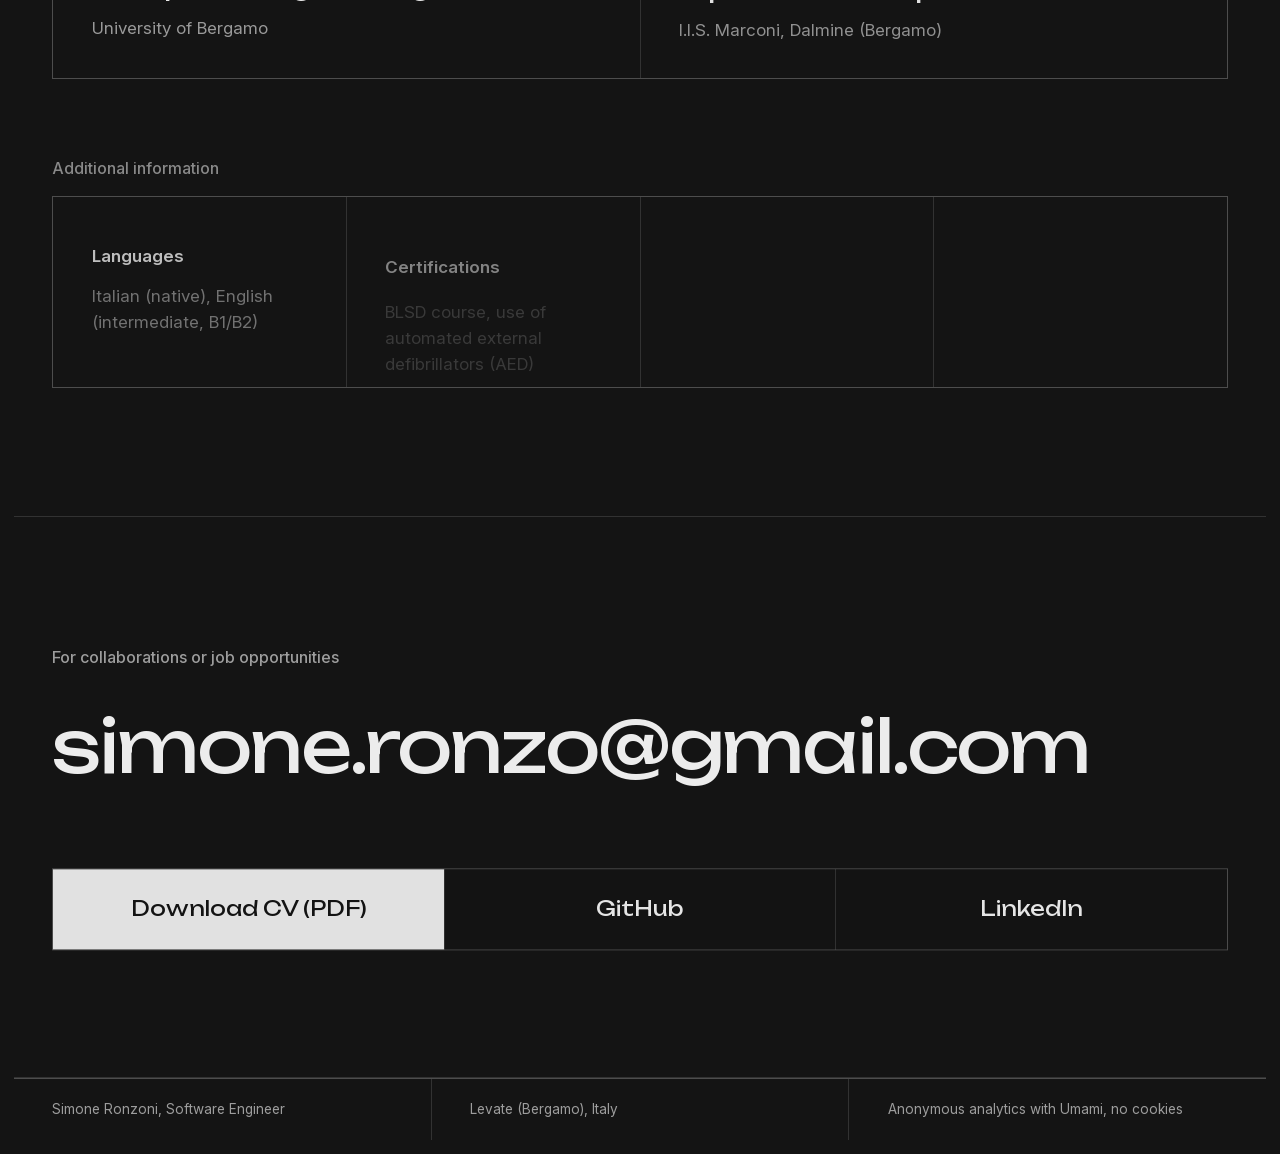
<file: en/index.html>
<!DOCTYPE html>
<html lang="en" class="no-js">
<head>
<meta charset="utf-8">
<meta name="viewport" content="width=device-width, initial-scale=1">
<title>Simone Ronzoni — Software Engineer</title>
<meta name="description" content="Software Engineer with 6+ years of experience on production software: applied AI (LangGraph, RAG, MCP), PHP (Laravel) and Python (FastAPI) backends, AWS with Docker and CI/CD, Android apps in Kotlin.">
<meta property="og:title" content="Simone Ronzoni — Software Engineer">
<meta property="og:description" content="Applied AI, backend and APIs, cloud and Android apps. 6+ years of software in production.">
<meta property="og:type" content="profile">
<meta property="og:locale" content="en_GB">
<meta property="og:locale:alternate" content="it_IT">
<link rel="alternate" hreflang="it" href="https://ronzosimone.github.io/curriculum-vitae/">
<link rel="alternate" hreflang="en" href="https://ronzosimone.github.io/curriculum-vitae/en/">
<link rel="alternate" hreflang="x-default" href="https://ronzosimone.github.io/curriculum-vitae/">
<meta name="color-scheme" content="dark">
<meta name="theme-color" content="#141414">
<link rel="icon" href="data:image/svg+xml,%3Csvg xmlns='http://www.w3.org/2000/svg' viewBox='0 0 40 40'%3E%3Crect width='40' height='40' rx='8' fill='%23141414'/%3E%3Cg fill='none' stroke='%23ececec' stroke-width='2'%3E%3Cellipse cx='20' cy='20' rx='15' ry='6'/%3E%3Cellipse cx='20' cy='20' rx='6' ry='15'/%3E%3C/g%3E%3Ccircle cx='20' cy='20' r='3.5' fill='%23b79cff'/%3E%3C/svg%3E">
<link rel="preload" href="../assets/fonts/unbounded.woff2" as="font" type="font/woff2" crossorigin>
<link rel="preload" href="../assets/fonts/inter.woff2" as="font" type="font/woff2" crossorigin>
<link rel="stylesheet" href="../style.css?v=12">
<script>
  // Nasconde l'hero finché le animazioni non sono pronte; dopo 3 s lo mostra comunque.
  document.documentElement.className = "js";
  setTimeout(function () { document.documentElement.classList.add("pronto"); }, 3000);
</script>
<script defer src="https://cloud.umami.is/script.js" data-website-id="fff642de-449b-4c12-8211-c69fd789ce57" data-domains="ronzosimone.github.io"></script>
</head>
<body>

<!-- Versione inglese di index.html: stessa struttura e stesse classi, cambiano testi, id e percorsi.
     Le modifiche al contenuto vanno riportate in entrambe le pagine. -->

<a class="skip" href="#content">Skip to content</a>

<div class="cursore" aria-hidden="true"></div>

<header class="testata">
  <a class="testata-logo" href="#top" aria-label="Back to top">
    <svg viewBox="0 0 40 40" width="40" height="40" aria-hidden="true"><ellipse cx="20" cy="20" rx="17" ry="7"/><ellipse cx="20" cy="20" rx="7" ry="17"/><circle cx="20" cy="20" r="3.5"/></svg>
  </a>
  <a class="testata-nome" href="#top">Simone Ronzoni</a>
  <nav class="testata-nav" aria-label="Sections">
    <a href="#skills">Skills</a>
    <a href="#experience">Experience</a>
    <a href="#education">Education</a>
    <a href="#contact">Contact</a>
  </nav>
  <a class="testata-lingua" href="../" hreflang="it" lang="it" aria-label="IT, versione italiana" data-umami-event="Lingua IT">
    <span aria-hidden="true">IT</span><span class="attiva" lang="en" aria-hidden="true">EN</span>
  </a>
  <a class="testata-cv" href="../assets/CV_Simone_Ronzoni_EN.pdf" download target="_blank" data-umami-event="Scarica PDF EN">
    <svg class="testata-cv-icona" viewBox="0 0 24 24" width="18" height="18" aria-hidden="true"><path d="M21 15v4a2 2 0 0 1-2 2H5a2 2 0 0 1-2-2v-4"/><path d="m7 10 5 5 5-5"/><path d="M12 15V3"/></svg>
    <span><span class="testata-cv-extra">Download </span>CV</span>
  </a>
</header>

<main id="content">

  <section class="eroe" id="top" aria-labelledby="t-name">
    <div class="eroe-scena">
      <canvas class="eroe-canvas" aria-hidden="true"></canvas>
    </div>
    <div class="eroe-basso celle">
      <div class="eroe-titolo-cella">
        <h1 class="eroe-titolo" id="t-name">Simone<br>Ronzoni</h1>
      </div>
      <div class="eroe-destra">
        <div class="eroe-info">
          <p class="eroe-ruolo">Software Engineer</p>
          <p class="eroe-sintesi">Applied AI, backend and APIs, cloud and Android apps. 6+ years of software in production.</p>
          <p class="eroe-dati">Levate (Bergamo), Italy. Freelancer with an Italian VAT number, open to new opportunities.</p>
        </div>
        <a class="eroe-cta" href="../assets/CV_Simone_Ronzoni_EN.pdf" download target="_blank" data-umami-event="Scarica PDF EN">Download CV (PDF)</a>
      </div>
    </div>
  </section>

  <div class="nastro" aria-hidden="true">
    <div class="nastro-traccia">
      <ul>
        <li>LangGraph</li><li>RAG</li><li>MCP</li><li>FastAPI</li><li>PyTorch</li><li>Laravel</li><li>Python</li><li>PHP</li>
        <li>AWS</li><li>Docker</li><li>GitHub Actions</li><li>PostgreSQL</li><li>MySQL</li><li>Kotlin</li><li>Android</li><li>React</li><li>Node.js</li>
      </ul>
      <ul>
        <li>LangGraph</li><li>RAG</li><li>MCP</li><li>FastAPI</li><li>PyTorch</li><li>Laravel</li><li>Python</li><li>PHP</li>
        <li>AWS</li><li>Docker</li><li>GitHub Actions</li><li>PostgreSQL</li><li>MySQL</li><li>Kotlin</li><li>Android</li><li>React</li><li>Node.js</li>
      </ul>
    </div>
  </div>

  <section class="sezione profilo" id="profile" aria-labelledby="t-profile">
    <h2 class="etichetta" id="t-profile">Profile</h2>
    <p class="profilo-testo">
      Software Engineer with a degree in Computer Engineering and over 6 years of experience building
      web and mobile applications in production. I work on PHP (Laravel) and Python backends, database
      and API design, AWS infrastructure with Docker and CI/CD, and native Android apps in Kotlin. I handle
      projects end-to-end for leading Italian brands, coordinating the development team on the technical side
      and acting as the client's point of contact for implementation choices.
    </p>
  </section>

  <section class="competenze" id="skills" aria-labelledby="t-skills">
    <div class="competenze-testa">
      <h2 class="titolo-sezione" id="t-skills">Skills</h2>
      <p class="competenze-nota">The stack I work with, from AI to deployment.</p>
      <p class="competenze-suggerimento" aria-hidden="true">Swipe sideways to see the whole stack</p>
      <div class="competenze-avanzamento" aria-hidden="true"><span></span></div>
    </div>

    <div class="competenze-finestra">
      <div class="competenze-traccia">
        <article class="pannello pannello-ai">
          <div class="pannello-testa">
            <svg class="pannello-icona" viewBox="0 0 24 24" width="36" height="36" aria-hidden="true"><path d="M12 1.5l2.6 7.9L22.5 12l-7.9 2.6L12 22.5l-2.6-7.9L1.5 12l7.9-2.6z"/></svg>
            <h3>Applied AI</h3>
          </div>
          <p class="pannello-testo">I integrate LLMs with LangGraph and MCP (Model Context Protocol), build RAG pipelines on company knowledge bases and fine-tune object detection models, with Python backends in FastAPI.</p>
          <ul class="pannello-tech">
            <li>LangGraph</li>
            <li>RAG</li>
            <li>MCP</li>
            <li>PyTorch</li>
            <li>FastAPI</li>
          </ul>
        </article>

        <article class="pannello">
          <div class="pannello-testa">
            <svg class="pannello-icona" viewBox="0 0 24 24" width="36" height="36" aria-hidden="true"><rect width="20" height="8" x="2" y="2" rx="2" ry="2"/><rect width="20" height="8" x="2" y="14" rx="2" ry="2"/><path d="M6 6h.01"/><path d="M6 18h.01"/></svg>
            <h3>Backend and APIs</h3>
          </div>
          <p class="pannello-testo">I build and maintain CRMs and back-office systems, with REST APIs for external clients.</p>
          <ul class="pannello-tech">
            <li>Laravel</li>
            <li>FastAPI</li>
            <li>Node.js</li>
            <li>REST APIs</li>
          </ul>
        </article>

        <article class="pannello">
          <div class="pannello-testa">
            <svg class="pannello-icona" viewBox="0 0 24 24" width="36" height="36" aria-hidden="true"><rect width="14" height="20" x="5" y="2" rx="2" ry="2"/><path d="M12 18h.01"/></svg>
            <h3>Apps and web</h3>
          </div>
          <p class="pannello-testo">Native Android apps in Kotlin from permissions to release, with XPAY payments and digital badges via Google Wallet and Smart Tap.</p>
          <ul class="pannello-tech">
            <li>Kotlin</li>
            <li>Gradle</li>
            <li>React</li>
            <li>XPAY</li>
            <li>Google Wallet</li>
          </ul>
        </article>

        <article class="pannello">
          <div class="pannello-testa">
            <svg class="pannello-icona" viewBox="0 0 24 24" width="36" height="36" aria-hidden="true"><ellipse cx="12" cy="5" rx="9" ry="3"/><path d="M3 5V19A9 3 0 0 0 21 19V5"/><path d="M3 12A9 3 0 0 0 21 12"/></svg>
            <h3>DBMS</h3>
          </div>
          <p class="pannello-testo">Schema design and migrations, data modelling for production and consumption tracking.</p>
          <ul class="pannello-tech">
            <li>MySQL</li>
            <li>PostgreSQL</li>
            <li>SQL</li>
          </ul>
        </article>

        <article class="pannello">
          <div class="pannello-testa">
            <svg class="pannello-icona" viewBox="0 0 24 24" width="36" height="36" aria-hidden="true"><path d="M17.5 19H9a7 7 0 1 1 6.71-9h1.79a4.5 4.5 0 1 1 0 9Z"/></svg>
            <h3>Cloud and DevOps</h3>
          </div>
          <p class="pannello-testo">AWS infrastructure (EC2, S3, IAM, Textract), Docker containers and CI/CD with self-hosted runners for automated deployments to machines behind a VPN.</p>
          <ul class="pannello-tech">
            <li>AWS</li>
            <li>Docker</li>
            <li>GitHub Actions</li>
            <li>Linux/Debian</li>
            <li>Nginx</li>
          </ul>
        </article>

        <article class="pannello">
          <div class="pannello-testa">
            <svg class="pannello-icona" viewBox="0 0 24 24" width="36" height="36" aria-hidden="true"><path d="M12 22v-5"/><path d="M9 8V2"/><path d="M15 8V2"/><path d="M18 8v5a4 4 0 0 1-4 4h-4a4 4 0 0 1-4-4V8Z"/></svg>
            <h3>Integrations</h3>
          </div>
          <p class="pannello-testo">Third-party services handled from onboarding to troubleshooting, compliance included.</p>
          <ul class="pannello-tech">
            <li>WhatsApp Business API</li>
            <li>Twilio</li>
            <li>SMS gateways</li>
            <li>Webhooks</li>
          </ul>
        </article>

        <article class="pannello">
          <div class="pannello-testa">
            <svg class="pannello-icona" viewBox="0 0 24 24" width="36" height="36" aria-hidden="true"><path d="m16 18 6-6-6-6"/><path d="m8 6-6 6 6 6"/></svg>
            <h3>Languages</h3>
          </div>
          <p class="pannello-testo">The ones I use in my projects, from backend to mobile.</p>
          <ul class="pannello-tech">
            <li>Python</li>
            <li>PHP</li>
            <li>Kotlin</li>
            <li>Java</li>
            <li>JavaScript</li>
            <li>Ruby</li>
          </ul>
        </article>

        <article class="pannello">
          <div class="pannello-testa">
            <svg class="pannello-icona" viewBox="0 0 24 24" width="36" height="36" aria-hidden="true"><path d="M16 21v-2a4 4 0 0 0-4-4H6a4 4 0 0 0-4 4v2"/><circle cx="9" cy="7" r="4"/><path d="M22 21v-2a4 4 0 0 0-3-3.87"/><path d="M16 3.13a4 4 0 0 1 0 7.75"/></svg>
            <h3>Team and process</h3>
          </div>
          <p class="pannello-testo">I coordinate the team on the projects I run: assigning and following up on tasks, supporting colleagues, estimates and architecture.</p>
          <ul class="pannello-tech">
            <li>Code review</li>
            <li>Git</li>
            <li>Agile/Scrum</li>
            <li>Documentation</li>
          </ul>
        </article>
      </div>
    </div>
  </section>

  <section class="sezione" id="experience" aria-labelledby="t-experience">
    <h2 class="titolo-sezione" id="t-experience">Experience</h2>

    <div class="linea-tempo">
      <div class="linea-binario" aria-hidden="true"><span class="linea-progresso"></span></div>

      <article class="tappa">
        <p class="tappa-periodo"><time datetime="2019-12">Dec 2019</time> – present</p>
        <div class="tappa-corpo">
          <h3>Software Engineer</h3>
          <p class="tappa-dove">Magnetic Media Network S.p.A. (Bechtle Group), Trezzo sull'Adda (Milan)</p>
          <ul>
            <li>I build <b>applied AI</b> components with Python backends in <b>FastAPI</b>: LLM integration with <b>LangGraph</b> and <b>MCP</b>, RAG pipelines on company knowledge bases, fine-tuning of object detection models in <b>PyTorch</b>.</li>
            <li>I develop and maintain <b>CRMs and back-office systems in PHP (Laravel)</b>: database modelling, production and consumption tracking modules, REST APIs for external clients.</li>
            <li>I manage <b>AWS infrastructure</b>, Docker containerisation and <b>CI/CD pipelines with GitHub Actions</b>, including self-hosted runners for automated deployments to machines behind a VPN.</li>
            <li>I build <b>native Android apps in Kotlin</b>, from permissions to release, with payment integrations (XPAY) and digital badges via Google Wallet / Smart Tap.</li>
            <li>I integrate third-party services (<b>WhatsApp Business API</b>, Twilio, Italian SMS gateways and document data extraction with <b>AWS Textract</b>), handling onboarding, compliance and troubleshooting.</li>
            <li>I coordinate the <b>development team</b> on the projects I run: assigning and following up on tasks, technical support for colleagues, code review, estimates and architecture design.</li>
          </ul>
        </div>
      </article>

      <article class="tappa">
        <p class="tappa-periodo"><time datetime="2019-01">Jan 2019</time> – <time datetime="2019-05">May 2019</time></p>
        <div class="tappa-corpo">
          <h3>Software Developer</h3>
          <p class="tappa-dove">Morescreens S.r.l., Kilometro Rosso, Bergamo</p>
          <ul>
            <li>Web application for <b>video streaming</b> playback, with a <b>Ruby</b> backend.</li>
            <li>Data modelling and queries on <b>PostgreSQL</b> to generate CDN traffic statistics.</li>
            <li>Setup and maintenance of <b>Debian Linux</b> servers for development and production.</li>
          </ul>
        </div>
      </article>
    </div>
  </section>

  <section class="sezione" id="education" aria-labelledby="t-education">
    <h2 class="titolo-sezione" id="t-education">Education</h2>

    <div class="celle celle-due">
      <article class="cella rivela">
        <p class="cella-periodo"><time datetime="2019-09">Sep 2019</time> – <time datetime="2024-10">Oct 2024</time></p>
        <h3>Bachelor's Degree in Computer Engineering</h3>
        <p class="cella-testo">University of Bergamo</p>
      </article>
      <article class="cella rivela">
        <p class="cella-periodo"><time datetime="2014-09">Sep 2014</time> – <time datetime="2019-07">Jul 2019</time></p>
        <h3>Technical High School Diploma in Computer Science</h3>
        <p class="cella-testo">I.I.S. Marconi, Dalmine (Bergamo)</p>
      </article>
    </div>

    <h3 class="etichetta etichetta-altro rivela">Additional information</h3>
    <dl class="celle celle-quattro">
      <div class="cella rivela">
        <dt>Languages</dt>
        <dd>Italian (native), English (intermediate, B1/B2)</dd>
      </div>
      <div class="cella rivela">
        <dt>Certifications</dt>
        <dd>BLSD course, use of automated external defibrillators (AED)</dd>
      </div>
      <div class="cella rivela">
        <dt>Volunteering</dt>
        <dd>Regular blood donor with AVIS</dd>
      </div>
      <div class="cella rivela">
        <dt>Driving licence</dt>
        <dd>Category B, own car</dd>
      </div>
    </dl>
  </section>

  <section class="sezione contatti" id="contact" aria-labelledby="t-contact">
    <h2 class="etichetta" id="t-contact">For collaborations or job opportunities</h2>
    <p class="contatti-email-riga">
      <a class="contatti-email magnetico" href="mailto:simone.ronzo@gmail.com" data-umami-event="Email"><span>simone.ronzo@gmail.com</span></a>
    </p>
    <div class="celle celle-tre contatti-link">
      <a class="cella-link cella-chiara" href="../assets/CV_Simone_Ronzoni_EN.pdf" download target="_blank" data-umami-event="Scarica PDF EN">Download CV (PDF)</a>
      <a class="cella-link" href="https://github.com/Ronzosimone" target="_blank" rel="me noopener" data-umami-event="GitHub">GitHub</a>
      <a class="cella-link" href="https://www.linkedin.com/in/simone-ronzoni-3bb3a3156" target="_blank" rel="me noopener" data-umami-event="LinkedIn">LinkedIn</a>
    </div>
  </section>

</main>

<footer class="piede celle">
  <p>Simone Ronzoni, Software Engineer</p>
  <p>Levate (Bergamo), Italy</p>
  <p>Anonymous analytics with Umami, no cookies</p>
</footer>

<script defer src="../assets/js/lenis.min.js"></script>
<script defer src="../assets/js/gsap.min.js"></script>
<script defer src="../assets/js/ScrollTrigger.min.js"></script>
<script defer src="../assets/js/SplitText.min.js"></script>
<script defer src="../assets/js/main.js?v=10"></script>

</body>
</html>
</file>
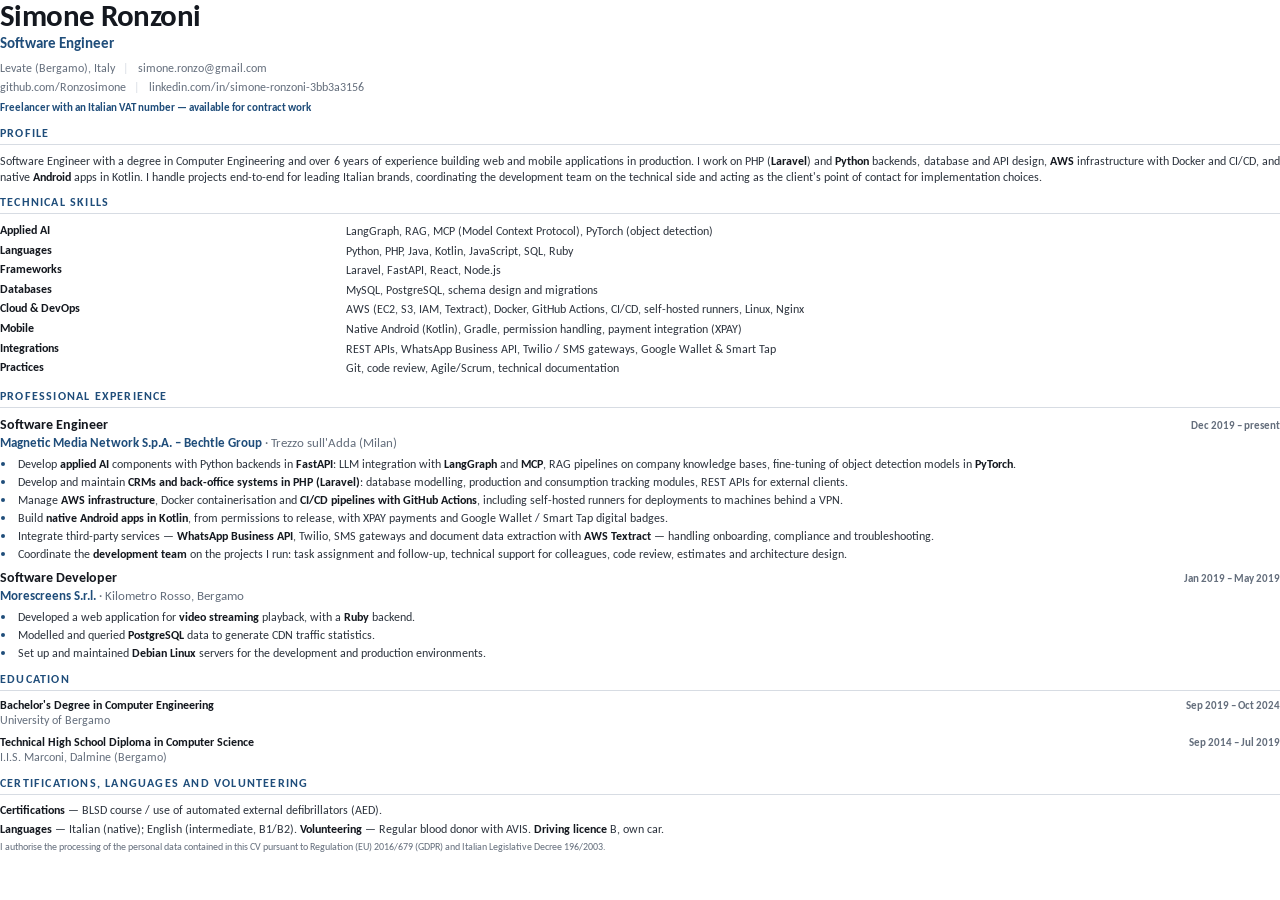
<file: cv-print-en.html>
<!DOCTYPE html>
<html lang="en">
<head>
<meta charset="utf-8">
<title>Simone Ronzoni — Software Engineer</title>
<link rel="stylesheet" href="https://fonts.googleapis.com/css2?family=Carlito:ital,wght@0,400;0,700;1,400;1,700&display=swap">
<style>
  @page {
    size: A4;
    margin: 11mm 14mm 7mm 14mm;
  }

  :root {
    --ink: #14181f;
    --body: #2c333d;
    --muted: #646e7c;
    --rule: #d7dce3;
    --accent: #1f4d7a;
  }

  * { box-sizing: border-box; }

  html {
    font-family: "Carlito", "Calibri", "DejaVu Sans", sans-serif;
    font-size: 9.15pt;
    line-height: 1.28;
    color: var(--body);
  }

  body { margin: 0; }

  /* ---------- Intestazione ---------- */

  header { margin-bottom: 7pt; }

  h1 {
    font-size: 23pt;
    line-height: 1.02;
    letter-spacing: -0.4pt;
    font-weight: 700;
    color: var(--ink);
    margin: 0;
  }

  .role {
    font-size: 11pt;
    font-weight: 600;
    color: var(--accent);
    margin: 2pt 0 5pt;
  }

  .contatti {
    font-size: 8.8pt;
    color: var(--muted);
    line-height: 1.55;
  }

  .contatti a { color: var(--muted); text-decoration: none; }
  .contatti span.sep { padding: 0 4pt; color: var(--rule); }

  .stato {
    margin-top: 3.5pt;
    font-size: 8.6pt;
    font-weight: 600;
    color: var(--accent);
  }

  /* ---------- Sezioni ---------- */

  h2 {
    font-size: 9.2pt;
    font-weight: 700;
    letter-spacing: 0.9pt;
    text-transform: uppercase;
    color: var(--accent);
    margin: 7.5pt 0 0;
    padding-bottom: 2.5pt;
    border-bottom: 0.7pt solid var(--rule);
  }

  section { break-inside: auto; }

  .sommario {
    margin: 6pt 0 0;
    text-align: justify;
  }

  /* ---------- Esperienza ---------- */

  .voce {
    margin-top: 6pt;
    break-inside: avoid;
  }

  .voce-testa {
    display: flex;
    justify-content: space-between;
    align-items: baseline;
    gap: 8pt;
  }

  .voce-titolo {
    font-size: 10.4pt;
    font-weight: 700;
    color: var(--ink);
  }

  .voce-data {
    font-size: 8.6pt;
    font-weight: 600;
    color: var(--muted);
    white-space: nowrap;
  }

  .voce-azienda {
    font-size: 9.4pt;
    font-weight: 600;
    color: var(--accent);
    margin-top: 1pt;
  }

  .voce-azienda .luogo {
    font-weight: 400;
    color: var(--muted);
  }

  ul {
    margin: 3.5pt 0 0;
    padding-left: 12pt;
  }

  li {
    margin-bottom: 1.8pt;
    padding-left: 1.5pt;
  }

  li::marker { color: var(--accent); }

  strong { color: var(--ink); font-weight: 600; }

  /* ---------- Competenze ---------- */

  table.skills {
    width: 100%;
    border-collapse: collapse;
    margin-top: 5pt;
  }

  table.skills th {
    text-align: left;
    vertical-align: top;
    font-size: 9pt;
    font-weight: 700;
    color: var(--ink);
    white-space: nowrap;
    padding: 1.5pt 10pt 1.5pt 0;
    width: 27%;
  }

  table.skills td {
    vertical-align: top;
    padding: 1.5pt 0;
  }

  /* ---------- Formazione / extra ---------- */

  .riga {
    display: flex;
    justify-content: space-between;
    align-items: baseline;
    gap: 8pt;
    margin-top: 4.5pt;
    break-inside: avoid;
  }

  .riga .titolo { font-weight: 700; color: var(--ink); }
  .riga .sotto { color: var(--muted); }

  .compatto { margin-top: 5pt; }
  .compatto p { margin: 0 0 2.4pt; }

  .privacy {
    margin-top: 4pt;
    font-size: 7.2pt;
    color: var(--muted);
  }
</style>
</head>
<body>

<header>
  <h1>Simone Ronzoni</h1>
  <div class="role">Software Engineer</div>
  <div class="contatti">
    Levate (Bergamo), Italy
    <!-- TELEFONO -->
    <span class="sep">|</span> simone.ronzo@gmail.com<br>
    github.com/Ronzosimone
    <span class="sep">|</span> linkedin.com/in/simone-ronzoni-3bb3a3156
  </div>
  <div class="stato">Freelancer with an Italian VAT number &mdash; available for contract work</div>
</header>

<section>
  <h2>Profile</h2>
  <p class="sommario">
    Software Engineer with a degree in Computer Engineering and over 6 years of experience building
    web and mobile applications in production. I work on PHP (<strong>Laravel</strong>) and
    <strong>Python</strong> backends, database and API design, <strong>AWS</strong> infrastructure with
    Docker and CI/CD, and native <strong>Android</strong> apps in Kotlin. I handle projects end-to-end
    for leading Italian brands, coordinating the development team on the technical side and acting as
    the client's point of contact for implementation choices.
  </p>
</section>

<section>
  <h2>Technical skills</h2>
  <table class="skills">
    <tr>
      <th>Applied AI</th>
      <td>LangGraph, RAG, MCP (Model Context Protocol), PyTorch (object detection)</td>
    </tr>
    <tr>
      <th>Languages</th>
      <td>Python, PHP, Java, Kotlin, JavaScript, SQL, Ruby</td>
    </tr>
    <tr>
      <th>Frameworks</th>
      <td>Laravel, FastAPI, React, Node.js</td>
    </tr>
    <tr>
      <th>Databases</th>
      <td>MySQL, PostgreSQL, schema design and migrations</td>
    </tr>
    <tr>
      <th>Cloud &amp; DevOps</th>
      <td>AWS (EC2, S3, IAM, Textract), Docker, GitHub Actions, CI/CD, self-hosted runners, Linux, Nginx</td>
    </tr>
    <tr>
      <th>Mobile</th>
      <td>Native Android (Kotlin), Gradle, permission handling, payment integration (XPAY)</td>
    </tr>
    <tr>
      <th>Integrations</th>
      <td>REST APIs, WhatsApp Business API, Twilio / SMS gateways, Google Wallet &amp; Smart Tap</td>
    </tr>
    <tr>
      <th>Practices</th>
      <td>Git, code review, Agile/Scrum, technical documentation</td>
    </tr>
  </table>
</section>

<section>
  <h2>Professional experience</h2>

  <div class="voce">
    <div class="voce-testa">
      <div class="voce-titolo">Software Engineer</div>
      <div class="voce-data">Dec 2019 &ndash; present</div>
    </div>
    <div class="voce-azienda">
      Magnetic Media Network S.p.A. &ndash; Bechtle Group
      <span class="luogo">&middot; Trezzo sull'Adda (Milan)</span>
    </div>
    <ul>
      <li>Develop <strong>applied AI</strong> components with Python backends in <strong>FastAPI</strong>: LLM integration with <strong>LangGraph</strong> and <strong>MCP</strong>, RAG pipelines on company knowledge bases, fine-tuning of object detection models in <strong>PyTorch</strong>.</li>
      <li>Develop and maintain <strong>CRMs and back-office systems in PHP (Laravel)</strong>: database modelling, production and consumption tracking modules, REST APIs for external clients.</li>
      <li>Manage <strong>AWS infrastructure</strong>, Docker containerisation and <strong>CI/CD pipelines with GitHub Actions</strong>, including self-hosted runners for deployments to machines behind a VPN.</li>
      <li>Build <strong>native Android apps in Kotlin</strong>, from permissions to release, with XPAY payments and Google Wallet / Smart Tap digital badges.</li>
      <li>Integrate third-party services &mdash; <strong>WhatsApp Business API</strong>, Twilio, SMS gateways and document data extraction with <strong>AWS Textract</strong> &mdash; handling onboarding, compliance and troubleshooting.</li>
      <li>Coordinate the <strong>development team</strong> on the projects I run: task assignment and follow-up, technical support for colleagues, code review, estimates and architecture design.</li>
    </ul>
  </div>

  <div class="voce">
    <div class="voce-testa">
      <div class="voce-titolo">Software Developer</div>
      <div class="voce-data">Jan 2019 &ndash; May 2019</div>
    </div>
    <div class="voce-azienda">
      Morescreens S.r.l.
      <span class="luogo">&middot; Kilometro Rosso, Bergamo</span>
    </div>
    <ul>
      <li>Developed a web application for <strong>video streaming</strong> playback, with a <strong>Ruby</strong> backend.</li>
      <li>Modelled and queried <strong>PostgreSQL</strong> data to generate CDN traffic statistics.</li>
      <li>Set up and maintained <strong>Debian Linux</strong> servers for the development and production environments.</li>
    </ul>
  </div>
</section>

<section>
  <h2>Education</h2>

  <div class="riga">
    <div>
      <div class="titolo">Bachelor's Degree in Computer Engineering</div>
      <div class="sotto">University of Bergamo</div>
    </div>
    <div class="voce-data">Sep 2019 &ndash; Oct 2024</div>
  </div>

  <div class="riga">
    <div>
      <div class="titolo">Technical High School Diploma in Computer Science</div>
      <div class="sotto">I.I.S. Marconi, Dalmine (Bergamo)</div>
    </div>
    <div class="voce-data">Sep 2014 &ndash; Jul 2019</div>
  </div>
</section>

<section>
  <h2>Certifications, languages and volunteering</h2>
  <div class="compatto">
    <p><strong>Certifications</strong> &mdash; BLSD course / use of automated external defibrillators (AED).</p>
    <p><strong>Languages</strong> &mdash; Italian (native); English (intermediate, B1/B2). <strong>Volunteering</strong> &mdash; Regular blood donor with AVIS. <strong>Driving licence</strong> B, own car.</p>
  </div>
</section>

<p class="privacy">I authorise the processing of the personal data contained in this CV pursuant to Regulation (EU) 2016/679 (GDPR) and Italian Legislative Decree 196/2003.</p>

</body>
</html>
</file>
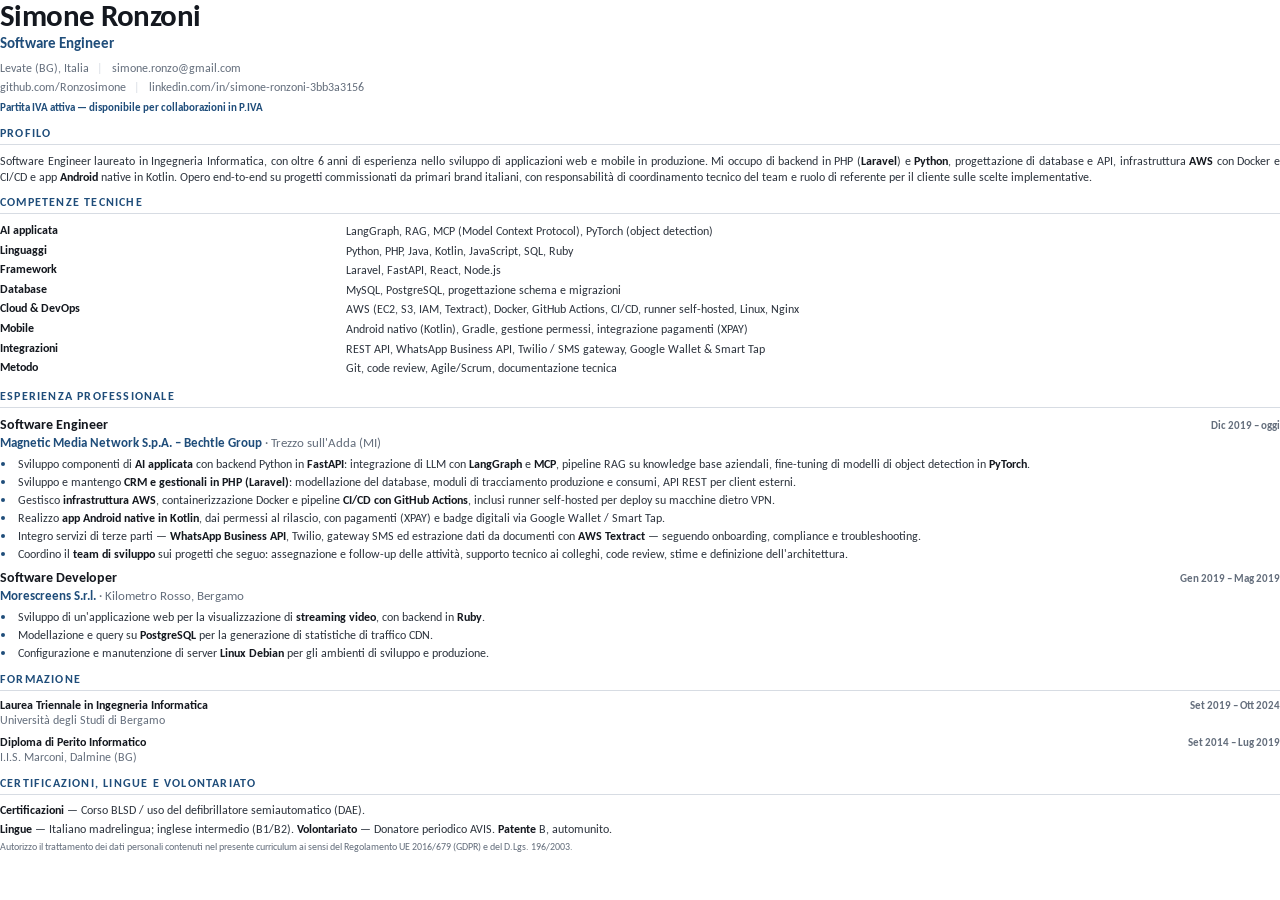
<file: cv-print.html>
<!DOCTYPE html>
<html lang="it">
<head>
<meta charset="utf-8">
<title>Simone Ronzoni — Software Engineer</title>
<link rel="stylesheet" href="https://fonts.googleapis.com/css2?family=Carlito:ital,wght@0,400;0,700;1,400;1,700&display=swap">
<style>
  @page {
    size: A4;
    margin: 11mm 14mm 7mm 14mm;
  }

  :root {
    --ink: #14181f;
    --body: #2c333d;
    --muted: #646e7c;
    --rule: #d7dce3;
    --accent: #1f4d7a;
  }

  * { box-sizing: border-box; }

  html {
    font-family: "Carlito", "Calibri", "DejaVu Sans", sans-serif;
    font-size: 9.15pt;
    line-height: 1.28;
    color: var(--body);
  }

  body { margin: 0; }

  /* ---------- Intestazione ---------- */

  header { margin-bottom: 7pt; }

  h1 {
    font-size: 23pt;
    line-height: 1.02;
    letter-spacing: -0.4pt;
    font-weight: 700;
    color: var(--ink);
    margin: 0;
  }

  .role {
    font-size: 11pt;
    font-weight: 600;
    color: var(--accent);
    margin: 2pt 0 5pt;
  }

  .contatti {
    font-size: 8.8pt;
    color: var(--muted);
    line-height: 1.55;
  }

  .contatti a { color: var(--muted); text-decoration: none; }
  .contatti span.sep { padding: 0 4pt; color: var(--rule); }

  .stato {
    margin-top: 3.5pt;
    font-size: 8.6pt;
    font-weight: 600;
    color: var(--accent);
  }

  /* ---------- Sezioni ---------- */

  h2 {
    font-size: 9.2pt;
    font-weight: 700;
    letter-spacing: 0.9pt;
    text-transform: uppercase;
    color: var(--accent);
    margin: 7.5pt 0 0;
    padding-bottom: 2.5pt;
    border-bottom: 0.7pt solid var(--rule);
  }

  section { break-inside: auto; }

  .sommario {
    margin: 6pt 0 0;
    text-align: justify;
  }

  /* ---------- Esperienza ---------- */

  .voce {
    margin-top: 6pt;
    break-inside: avoid;
  }

  .voce-testa {
    display: flex;
    justify-content: space-between;
    align-items: baseline;
    gap: 8pt;
  }

  .voce-titolo {
    font-size: 10.4pt;
    font-weight: 700;
    color: var(--ink);
  }

  .voce-data {
    font-size: 8.6pt;
    font-weight: 600;
    color: var(--muted);
    white-space: nowrap;
  }

  .voce-azienda {
    font-size: 9.4pt;
    font-weight: 600;
    color: var(--accent);
    margin-top: 1pt;
  }

  .voce-azienda .luogo {
    font-weight: 400;
    color: var(--muted);
  }

  ul {
    margin: 3.5pt 0 0;
    padding-left: 12pt;
  }

  li {
    margin-bottom: 1.8pt;
    padding-left: 1.5pt;
  }

  li::marker { color: var(--accent); }

  strong { color: var(--ink); font-weight: 600; }

  /* ---------- Competenze ---------- */

  table.skills {
    width: 100%;
    border-collapse: collapse;
    margin-top: 5pt;
  }

  table.skills th {
    text-align: left;
    vertical-align: top;
    font-size: 9pt;
    font-weight: 700;
    color: var(--ink);
    white-space: nowrap;
    padding: 1.5pt 10pt 1.5pt 0;
    width: 27%;
  }

  table.skills td {
    vertical-align: top;
    padding: 1.5pt 0;
  }

  /* ---------- Formazione / extra ---------- */

  .riga {
    display: flex;
    justify-content: space-between;
    align-items: baseline;
    gap: 8pt;
    margin-top: 4.5pt;
    break-inside: avoid;
  }

  .riga .titolo { font-weight: 700; color: var(--ink); }
  .riga .sotto { color: var(--muted); }

  .compatto { margin-top: 5pt; }
  .compatto p { margin: 0 0 2.4pt; }

  .privacy {
    margin-top: 4pt;
    font-size: 7.2pt;
    color: var(--muted);
  }
</style>
</head>
<body>

<header>
  <h1>Simone Ronzoni</h1>
  <div class="role">Software Engineer</div>
  <div class="contatti">
    Levate (BG), Italia
    <!-- TELEFONO -->
    <span class="sep">|</span> simone.ronzo@gmail.com<br>
    github.com/Ronzosimone
    <span class="sep">|</span> linkedin.com/in/simone-ronzoni-3bb3a3156
  </div>
  <div class="stato">Partita IVA attiva &mdash; disponibile per collaborazioni in P.IVA</div>
</header>

<section>
  <h2>Profilo</h2>
  <p class="sommario">
    Software Engineer laureato in Ingegneria Informatica, con oltre 6 anni di esperienza nello
    sviluppo di applicazioni web e mobile in produzione. Mi occupo di backend in PHP
    (<strong>Laravel</strong>) e <strong>Python</strong>, progettazione di database e API, infrastruttura
    <strong>AWS</strong> con Docker e CI/CD e app <strong>Android</strong> native in Kotlin. Opero end-to-end
    su progetti commissionati da primari brand italiani, con responsabilità di coordinamento tecnico
    del team e ruolo di referente per il cliente sulle scelte implementative.
  </p>
</section>

<section>
  <h2>Competenze tecniche</h2>
  <table class="skills">
    <tr>
      <th>AI applicata</th>
      <td>LangGraph, RAG, MCP (Model Context Protocol), PyTorch (object detection)</td>
    </tr>
    <tr>
      <th>Linguaggi</th>
      <td>Python, PHP, Java, Kotlin, JavaScript, SQL, Ruby</td>
    </tr>
    <tr>
      <th>Framework</th>
      <td>Laravel, FastAPI, React, Node.js</td>
    </tr>
    <tr>
      <th>Database</th>
      <td>MySQL, PostgreSQL, progettazione schema e migrazioni</td>
    </tr>
    <tr>
      <th>Cloud &amp; DevOps</th>
      <td>AWS (EC2, S3, IAM, Textract), Docker, GitHub Actions, CI/CD, runner self-hosted, Linux, Nginx</td>
    </tr>
    <tr>
      <th>Mobile</th>
      <td>Android nativo (Kotlin), Gradle, gestione permessi, integrazione pagamenti (XPAY)</td>
    </tr>
    <tr>
      <th>Integrazioni</th>
      <td>REST API, WhatsApp Business API, Twilio / SMS gateway, Google Wallet &amp; Smart Tap</td>
    </tr>
    <tr>
      <th>Metodo</th>
      <td>Git, code review, Agile/Scrum, documentazione tecnica</td>
    </tr>
  </table>
</section>

<section>
  <h2>Esperienza professionale</h2>

  <div class="voce">
    <div class="voce-testa">
      <div class="voce-titolo">Software Engineer</div>
      <div class="voce-data">Dic 2019 &ndash; oggi</div>
    </div>
    <div class="voce-azienda">
      Magnetic Media Network S.p.A. &ndash; Bechtle Group
      <span class="luogo">&middot; Trezzo sull'Adda (MI)</span>
    </div>
    <ul>
      <li>Sviluppo componenti di <strong>AI applicata</strong> con backend Python in <strong>FastAPI</strong>: integrazione di LLM con <strong>LangGraph</strong> e <strong>MCP</strong>, pipeline RAG su knowledge base aziendali, fine-tuning di modelli di object detection in <strong>PyTorch</strong>.</li>
      <li>Sviluppo e mantengo <strong>CRM e gestionali in PHP (Laravel)</strong>: modellazione del database, moduli di tracciamento produzione e consumi, API REST per client esterni.</li>
      <li>Gestisco <strong>infrastruttura AWS</strong>, containerizzazione Docker e pipeline <strong>CI/CD con GitHub Actions</strong>, inclusi runner self-hosted per deploy su macchine dietro VPN.</li>
      <li>Realizzo <strong>app Android native in Kotlin</strong>, dai permessi al rilascio, con pagamenti (XPAY) e badge digitali via Google Wallet / Smart Tap.</li>
      <li>Integro servizi di terze parti &mdash; <strong>WhatsApp Business API</strong>, Twilio, gateway SMS ed estrazione dati da documenti con <strong>AWS Textract</strong> &mdash; seguendo onboarding, compliance e troubleshooting.</li>
      <li>Coordino il <strong>team di sviluppo</strong> sui progetti che seguo: assegnazione e follow-up delle attività, supporto tecnico ai colleghi, code review, stime e definizione dell'architettura.</li>
    </ul>
  </div>

  <div class="voce">
    <div class="voce-testa">
      <div class="voce-titolo">Software Developer</div>
      <div class="voce-data">Gen 2019 &ndash; Mag 2019</div>
    </div>
    <div class="voce-azienda">
      Morescreens S.r.l.
      <span class="luogo">&middot; Kilometro Rosso, Bergamo</span>
    </div>
    <ul>
      <li>Sviluppo di un'applicazione web per la visualizzazione di <strong>streaming video</strong>, con backend in <strong>Ruby</strong>.</li>
      <li>Modellazione e query su <strong>PostgreSQL</strong> per la generazione di statistiche di traffico CDN.</li>
      <li>Configurazione e manutenzione di server <strong>Linux Debian</strong> per gli ambienti di sviluppo e produzione.</li>
    </ul>
  </div>
</section>

<section>
  <h2>Formazione</h2>

  <div class="riga">
    <div>
      <div class="titolo">Laurea Triennale in Ingegneria Informatica</div>
      <div class="sotto">Universit&agrave; degli Studi di Bergamo</div>
    </div>
    <div class="voce-data">Set 2019 &ndash; Ott 2024</div>
  </div>

  <div class="riga">
    <div>
      <div class="titolo">Diploma di Perito Informatico</div>
      <div class="sotto">I.I.S. Marconi, Dalmine (BG)</div>
    </div>
    <div class="voce-data">Set 2014 &ndash; Lug 2019</div>
  </div>
</section>

<section>
  <h2>Certificazioni, lingue e volontariato</h2>
  <div class="compatto">
    <p><strong>Certificazioni</strong> &mdash; Corso BLSD / uso del defibrillatore semiautomatico (DAE).</p>
    <p><strong>Lingue</strong> &mdash; Italiano madrelingua; inglese intermedio (B1/B2). <strong>Volontariato</strong> &mdash; Donatore periodico AVIS. <strong>Patente</strong> B, automunito.</p>
  </div>
</section>

<p class="privacy">Autorizzo il trattamento dei dati personali contenuti nel presente curriculum ai sensi del Regolamento UE 2016/679 (GDPR) e del D.Lgs. 196/2003.</p>

</body>
</html>
</file>
<file: style.css>
/* Simone Ronzoni — CV
   Scheda tecnica scura: cornice fissa, celle con bordi sottili, titoli larghi (Unbounded),
   un accento viola. Le animazioni stanno in assets/js/main.js; senza JS la pagina è completa. */

@font-face {
  font-family: "Unbounded";
  src: url("assets/fonts/unbounded.woff2") format("woff2");
  font-weight: 200 900;
  font-style: normal;
  font-display: swap;
}

@font-face {
  font-family: "Inter";
  src: url("assets/fonts/inter.woff2") format("woff2");
  font-weight: 100 900;
  font-style: normal;
  font-display: swap;
}

:root {
  color-scheme: dark;

  --fondo:     #141414;
  --pannello:  #1a1a1a;
  --testo:     #ececec;
  --tenue:     #9d9d9d;
  --linea:     rgb(255 255 255 / .13);
  --accento:   #b79cff;
  --chiaro:    #e8e8e8;
  --su-chiaro: #141414;

  --display: "Unbounded", "Inter", system-ui, sans-serif;
  --corpo:   "Inter", -apple-system, BlinkMacSystemFont, "Segoe UI", sans-serif;

  --cornice: clamp(.5rem, 1.1vw, 1rem);   /* margine tra finestra e cornice */
  --testata: 5.5rem;                      /* altezza della barra in alto */
  --spazio:  clamp(1.25rem, 3vw, 2.5rem); /* padding interno delle sezioni */
  --curva:   cubic-bezier(.16, 1, .3, 1);
}

* { box-sizing: border-box; }

html {
  -webkit-text-size-adjust: 100%;
  scroll-behavior: smooth;
  scroll-padding-top: calc(var(--testata) + var(--cornice));
}

/* Lenis gestisce lo scroll da solo */
html.lenis,
html.lenis body { height: auto; }
.lenis:not(.lenis-autoToggle).lenis-stopped { overflow: clip; }
.lenis.lenis-smooth { scroll-behavior: auto !important; }

body {
  margin: 0;
  padding: var(--cornice);
  background: var(--fondo);
  color: var(--testo);
  font-family: var(--corpo);
  font-size: 17px;
  line-height: 1.55;
  -webkit-font-smoothing: antialiased;
  -moz-osx-font-smoothing: grayscale;
}

/* Cornice fissa: copre i margini e disegna il bordo attorno alla finestra */
body::before {
  content: "";
  position: fixed;
  inset: 0;
  z-index: 55;
  border: var(--cornice) solid var(--fondo);
  pointer-events: none;
}
body::after {
  content: "";
  position: fixed;
  inset: var(--cornice);
  z-index: 56;
  border: 1px solid var(--linea);
  pointer-events: none;
}

h1, h2, h3 { text-wrap: balance; }
p, li, dd  { text-wrap: pretty; }

b { font-weight: 600; color: var(--testo); }

a { color: inherit; }

:focus-visible {
  outline: 2px solid var(--accento);
  outline-offset: 2px;
}

.skip {
  position: absolute;
  left: -9999px;
}
.skip:focus {
  left: 2rem;
  top: 2rem;
  z-index: 100;
  padding: .6rem 1rem;
  background: var(--accento);
  color: var(--su-chiaro);
}

/* Griglia di celle: le linee sono lo sfondo che traspare dai gap da 1px */
.celle {
  display: grid;
  gap: 1px;
  margin: 0;
  background: var(--linea);
  border: 1px solid var(--linea);
}
.celle > * { background: var(--fondo); }

/* ---------- Cursore ---------- */

.cursore {
  position: fixed;
  top: 0;
  left: 0;
  z-index: 100;
  width: 2.25rem;
  height: 2.25rem;
  margin: -1.125rem 0 0 -1.125rem;
  border: 1px solid #fff;
  border-radius: 50%;
  pointer-events: none;
  mix-blend-mode: difference;
  opacity: 0;
  transition:
    opacity .3s ease-out,
    width .35s var(--curva),
    height .35s var(--curva),
    margin .35s var(--curva),
    background-color .35s var(--curva);
}
.cursore.visibile { opacity: 1; }
/* Sopra link e pulsanti: anello viola più grande (senza "difference", che sul viola darebbe verde) */
.cursore.sopra {
  width: 4.5rem;
  height: 4.5rem;
  margin: -2.25rem 0 0 -2.25rem;
  border-color: var(--accento);
  background: rgb(183 156 255 / .16);
  mix-blend-mode: normal;
}

/* ---------- Barra in alto ---------- */

.testata {
  position: fixed;
  top: var(--cornice);
  left: var(--cornice);
  right: var(--cornice);
  z-index: 50;
  display: grid;
  grid-template-columns: var(--testata) auto 1fr auto auto auto;
  height: var(--testata);
  background: var(--fondo);
  border-bottom: 1px solid var(--linea);
}

.testata > * {
  display: flex;
  align-items: center;
  border-right: 1px solid var(--linea);
  text-decoration: none;
}
.testata > :last-child { border-right: 0; }

.testata-logo { justify-content: center; }
.testata-logo svg {
  width: 2.5rem;
  height: 2.5rem;
  fill: none;
  stroke: var(--testo);
  stroke-width: 1.4;
}
.testata-logo circle { fill: var(--testo); stroke: none; }

.testata-nome {
  padding-inline: 1.5rem;
  font-family: var(--display);
  font-size: clamp(1rem, 1.6vw, 1.35rem);
  font-weight: 500;
  letter-spacing: .02em;
  white-space: nowrap;
}

/* Spazio vuoto tra nome e navigazione */
.testata-nome { border-right: 0; }

.testata-nav {
  display: grid;
  grid-column: 4;
  grid-template-columns: repeat(2, minmax(0, 1fr));
  border-left: 1px solid var(--linea);
}
.testata-nav a {
  display: flex;
  align-items: center;
  justify-content: center;
  padding-inline: 1.75rem;
  font-size: .95rem;
  text-decoration: none;
  transition: background-color .3s var(--curva), color .3s var(--curva);
}
.testata-nav a:nth-child(odd)  { border-right: 1px solid var(--linea); }
.testata-nav a:nth-child(-n+2) { border-bottom: 1px solid var(--linea); }
.testata-nav a:hover { background: var(--testo); color: var(--su-chiaro); }

/* Cambio lingua: IT sopra ed EN sotto, su due righe come la navigazione. La lingua della pagina
   è in viola; tutta la cella porta all'altra versione (index.html ↔ en/index.html) */
.testata-lingua {
  display: grid;
  grid-template-rows: repeat(2, minmax(0, 1fr));
  font-family: var(--display);
  font-size: .85rem;
  font-weight: 500;
  letter-spacing: .04em;
}
.testata-lingua span {
  display: flex;
  align-items: center;
  justify-content: center;
  padding-inline: 1.5rem;
  color: var(--tenue);
  transition: background-color .3s var(--curva), color .3s var(--curva);
}
.testata-lingua span:first-child { border-bottom: 1px solid var(--linea); }
.testata-lingua .attiva { color: var(--accento); }
.testata-lingua:hover span:not(.attiva) { background: var(--testo); color: var(--su-chiaro); }

.testata-cv {
  justify-content: center;
  gap: .6rem;
  padding-inline: 1.75rem;
  background: var(--chiaro);
  color: var(--su-chiaro);
  font-family: var(--display);
  font-size: .95rem;
  font-weight: 500;
  white-space: nowrap;
  transition: background-color .3s var(--curva);
}
.testata-cv:hover { background: var(--accento); }

.testata-cv-icona {
  width: 1.1rem;
  height: 1.1rem;
  flex: none;
  fill: none;
  stroke: currentColor;
  stroke-width: 1.8;
  stroke-linecap: round;
  stroke-linejoin: round;
}

/* ---------- Hero ---------- */

.eroe {
  display: grid;
  grid-template-rows: minmax(0, 1fr) auto;
  height: calc(100svh - 2 * var(--cornice));
  min-height: 40rem;
  padding-top: var(--testata);
}

.eroe-scena {
  position: relative;
  min-height: 0;
}

.eroe-canvas {
  position: absolute;
  inset: 0;
  display: block;
  width: 100%;
  height: 100%;
}

.eroe-basso {
  grid-template-columns: minmax(0, 1.1fr) minmax(0, 1fr);
  border-inline: 0;
  border-bottom: 0;
}

.eroe-titolo-cella {
  display: flex;
  align-items: center;
  padding: clamp(1.5rem, 3vw, 2.5rem) var(--spazio);
}

.eroe-titolo {
  margin: 0;
  font-family: var(--display);
  font-size: clamp(2.6rem, 6.2vw, 6rem);
  font-weight: 400;
  line-height: 1.02;
  letter-spacing: -0.02em;
}

.eroe-destra {
  display: grid;
  grid-template-rows: 1fr auto;
  background: var(--fondo);
}

.eroe-info { padding: clamp(1.25rem, 2.5vw, 2rem) var(--spazio); }

.eroe-ruolo {
  margin: 0;
  font-family: var(--display);
  font-size: clamp(1.1rem, 1.8vw, 1.5rem);
  font-weight: 500;
  color: var(--accento);
}

.eroe-sintesi {
  max-width: 34em;
  margin: .6rem 0 0;
  font-size: clamp(1.05rem, 1.5vw, 1.25rem);
  line-height: 1.45;
}

.eroe-dati {
  margin: .75rem 0 0;
  font-size: .9rem;
  color: var(--tenue);
}

.eroe-cta {
  display: flex;
  align-items: center;
  justify-content: center;
  min-height: 4.5rem;
  padding: 1rem;
  background: var(--chiaro);
  color: var(--su-chiaro);
  font-family: var(--display);
  font-size: clamp(1.05rem, 1.8vw, 1.5rem);
  font-weight: 400;
  text-decoration: none;
  transition: background-color .35s var(--curva);
}
.eroe-cta:hover { background: var(--accento); }

/* Prima dell'ingresso animato l'hero resta nascosto (al massimo 3 s, vedi <head>) */
.js:not(.pronto) .eroe-titolo,
.js:not(.pronto) .eroe-info,
.js:not(.pronto) .eroe-cta,
.js:not(.pronto) .testata { visibility: hidden; }

/* ---------- Nastro ---------- */

.nastro {
  overflow: hidden;
  border-block: 1px solid var(--linea);
}

.nastro-traccia {
  display: flex;
  width: max-content;
}

.nastro ul {
  display: flex;
  margin: 0;
  padding: 0;
  list-style: none;
}

.nastro li {
  display: flex;
  align-items: center;
  gap: 2.25rem;
  padding: 1.35rem 0 1.35rem 2.25rem;
  font-family: var(--display);
  font-size: clamp(1.1rem, 2vw, 1.6rem);
  font-weight: 300;
  white-space: nowrap;
}

/* Separatore: un piccolo anello */
.nastro li::after {
  content: "";
  width: .55rem;
  height: .55rem;
  border: 1px solid var(--accento);
  border-radius: 50%;
}

/* ---------- Sezioni ---------- */

.sezione {
  padding: clamp(4.5rem, 10vw, 8rem) var(--spazio);
  border-bottom: 1px solid var(--linea);
}

.titolo-sezione {
  margin: 0 0 clamp(2.5rem, 6vw, 4.5rem);
  font-family: var(--display);
  font-size: clamp(2.4rem, 7vw, 6.5rem);
  font-weight: 400;
  line-height: 1;
  letter-spacing: -0.03em;
}

.etichetta {
  margin: 0;
  font-family: var(--corpo);
  font-size: 1rem;
  font-weight: 500;
  color: var(--tenue);
}

/* ---------- Profilo ---------- */

.profilo {
  display: grid;
  grid-template-columns: 14rem minmax(0, 1fr);
  gap: 1.5rem 3rem;
}

.profilo .etichetta { padding-top: .6rem; }

.profilo-testo {
  max-width: 30em;
  margin: 0;
  font-size: clamp(1.5rem, 3.1vw, 2.75rem);
  font-weight: 450;
  line-height: 1.28;
  letter-spacing: -0.02em;
}

/* ---------- Competenze ---------- */

.competenze {
  padding: clamp(4.5rem, 10vw, 8rem) var(--spazio);
  border-bottom: 1px solid var(--linea);
  overflow: hidden;
}

.competenze-testa {
  display: grid;
  grid-template-columns: minmax(0, 1fr) auto;
  align-items: end;
  gap: 1rem 2rem;
  margin-bottom: clamp(2rem, 4vw, 3rem);
}

.competenze-testa .titolo-sezione { margin: 0; }

.competenze-nota {
  margin: 0;
  color: var(--tenue);
}

.competenze-suggerimento { display: none; }

.competenze-avanzamento {
  display: none;
  grid-column: 1 / -1;
  height: 1px;
  background: var(--linea);
}
.competenze-avanzamento span {
  display: block;
  height: 100%;
  background: var(--accento);
  transform: scaleX(0);
  transform-origin: left center;
}

.competenze-traccia {
  display: grid;
  grid-template-columns: repeat(auto-fill, minmax(min(100%, 17rem), 1fr));
  gap: 1rem;
}

.pannello {
  --mx: 50%;
  --my: 50%;
  position: relative;
  overflow: hidden;
  display: flex;
  flex-direction: column;
  gap: 1.1rem;
  padding: clamp(1.5rem, 2.4vw, 2.25rem);
  border: 1px solid var(--linea);
  background:
    radial-gradient(24rem circle at var(--mx) var(--my), rgb(183 156 255 / var(--luce, 0)), transparent 70%),
    var(--pannello);
  transition: border-color .4s var(--curva);
}
.pannello:hover { --luce: .1; border-color: rgb(255 255 255 / .28); }

.pannello-testa {
  position: relative;
  z-index: 1;
  display: flex;
  align-items: center;
  gap: .9rem;
}

.pannello-icona {
  width: 2.25rem;
  height: 2.25rem;
  flex: none;
  fill: none;
  stroke: var(--testo);
  stroke-width: 1.4;
  stroke-linecap: round;
  stroke-linejoin: round;
}

/* Copia gigante dell'icona in trasparenza, aggiunta da main.js */
.pannello-sfondo {
  position: absolute;
  top: 16%;
  right: -18%;
  width: 78%;
  height: auto;
  aspect-ratio: 1;
  fill: none;
  stroke: rgb(255 255 255 / .07);
  stroke-width: .5;
  stroke-linecap: round;
  stroke-linejoin: round;
  pointer-events: none;
}

.pannello h3 {
  margin: 0;
  font-family: var(--display);
  font-size: clamp(1.35rem, 1.9vw, 1.8rem);
  font-weight: 400;
  line-height: 1.15;
  letter-spacing: -0.01em;
}

.pannello-testo {
  position: relative;
  z-index: 1;
  max-width: 30em;
  margin: 0;
  color: var(--tenue);
}

/* Le tecnologie in grande riempiono il pannello */
.pannello-tech {
  position: relative;
  z-index: 1;
  margin: auto 0 0;
  padding: 1.5rem 0 0;
  list-style: none;
}
.pannello-tech li {
  padding: .5rem 0 .6rem;
  border-top: 1px solid var(--linea);
  font-family: var(--display);
  font-size: clamp(1.3rem, 1.95vw, 2rem);
  font-weight: 300;
  line-height: 1.15;
  letter-spacing: -0.015em;
  overflow-wrap: anywhere;
}

/* Il pannello AI è quello in evidenza */
.pannello-ai {
  --luce: .14;
  --mx: 85%;
  --my: 10%;
  border-color: var(--accento);
}
.pannello-ai:hover { --luce: .2; border-color: var(--accento); }
.pannello-ai .pannello-icona { fill: var(--accento); stroke: none; }
.pannello-ai .pannello-sfondo { fill: rgb(183 156 255 / .07); stroke: none; }
.pannello-ai h3 { color: var(--accento); font-size: clamp(1.75rem, 2.8vw, 2.5rem); }
.pannello-ai .pannello-tech li { font-size: clamp(1.5rem, 2.4vw, 2.5rem); }

/* Desktop con animazioni: la sezione si blocca e la traccia scorre in orizzontale */
.orizzontale .competenze {
  display: flex;
  flex-direction: column;
  height: 100vh;
  padding-top: calc(var(--testata) + var(--cornice) + clamp(1.5rem, 4vh, 3rem));
  padding-bottom: calc(var(--cornice) + clamp(1.5rem, 4vh, 2.5rem));
}
.orizzontale .competenze-avanzamento { display: block; }
.orizzontale .competenze-finestra {
  flex: 1;
  min-height: 0;
}
.orizzontale .competenze-traccia {
  display: flex;
  align-items: center;
  width: max-content;
  height: 100%;
  gap: 1rem;
  will-change: transform;
}
/* Altezza massima: sugli schermi alti i pannelli non diventano colonne vuote */
.orizzontale .pannello {
  width: clamp(21rem, 27vw, 30rem);
  height: 100%;
  max-height: 44rem;
}
.orizzontale .pannello-ai { width: clamp(25rem, 34vw, 38rem); }

/* ---------- Esperienza ---------- */

.linea-tempo {
  position: relative;
  padding-left: clamp(1.5rem, 4vw, 3rem);
}

.linea-binario {
  position: absolute;
  top: 0;
  bottom: 0;
  left: 0;
  width: 1px;
  background: var(--linea);
}

.linea-progresso {
  display: block;
  height: 100%;
  background: var(--accento);
  transform-origin: center top;
}

.tappa {
  display: grid;
  grid-template-columns: 12rem minmax(0, 1fr);
  gap: 1rem 3rem;
  padding-block: clamp(2rem, 4vw, 3rem);
  border-top: 1px solid var(--linea);
}
.tappa:first-of-type { padding-top: 0; border-top: 0; }

.tappa-periodo {
  margin: .35rem 0 0;
  font-family: var(--display);
  font-size: .95rem;
  font-weight: 400;
  color: var(--tenue);
  font-variant-numeric: tabular-nums;
}

.tappa h3 {
  margin: 0;
  font-family: var(--display);
  font-size: clamp(1.5rem, 3vw, 2.4rem);
  font-weight: 400;
  line-height: 1.1;
  letter-spacing: -0.02em;
}

.tappa-dove {
  margin: .6rem 0 0;
  color: var(--tenue);
}

.tappa ul {
  max-width: 44rem;
  margin: 1.5rem 0 0;
  padding: 0;
  list-style: none;
}

.tappa li {
  position: relative;
  padding: .85rem 0 .85rem 1.75rem;
  border-top: 1px solid var(--linea);
  color: var(--tenue);
}
.tappa li::before {
  content: "";
  position: absolute;
  left: 0;
  top: 1.45rem;
  width: .45rem;
  height: .45rem;
  border: 1px solid var(--accento);
  border-radius: 50%;
}

/* ---------- Formazione ---------- */

.celle-due     { grid-template-columns: repeat(2, minmax(0, 1fr)); }
.celle-tre     { grid-template-columns: repeat(3, minmax(0, 1fr)); }
.celle-quattro { grid-template-columns: repeat(4, minmax(0, 1fr)); }

.cella { padding: clamp(1.5rem, 3vw, 2.5rem); }

.cella h3 {
  margin: 1rem 0 0;
  font-family: var(--display);
  font-size: clamp(1.2rem, 2vw, 1.6rem);
  font-weight: 400;
  line-height: 1.2;
}

.cella-periodo {
  margin: 0;
  font-family: var(--display);
  font-size: .9rem;
  color: var(--accento);
}

.cella-testo {
  margin: .6rem 0 0;
  color: var(--tenue);
}

.etichetta-altro { margin: clamp(3rem, 6vw, 4.5rem) 0 1.25rem; }

.celle-quattro dt { font-weight: 600; }
.celle-quattro dd {
  margin: .5rem 0 0;
  color: var(--tenue);
}

/* ---------- Contatti ---------- */

.contatti-email-riga { margin: clamp(1.5rem, 3vw, 2.5rem) 0 clamp(3rem, 7vw, 5rem); }

.contatti-email {
  display: inline-block;
  font-family: var(--display);
  font-size: clamp(1.4rem, 5.6vw, 5.5rem);
  font-weight: 400;
  line-height: 1.1;
  letter-spacing: -0.03em;
  text-decoration: none;
  overflow-wrap: anywhere;
}

.contatti-email span {
  background: linear-gradient(var(--accento), var(--accento)) no-repeat left bottom / 0 2px;
  transition: color .4s var(--curva), background-size .6s var(--curva);
}
.contatti-email:hover span {
  color: var(--accento);
  background-size: 100% 2px;
}

.cella-link {
  display: flex;
  align-items: center;
  justify-content: center;
  min-height: 5rem;
  padding: 1rem;
  font-family: var(--display);
  font-size: clamp(1rem, 1.6vw, 1.3rem);
  text-decoration: none;
  transition: background-color .35s var(--curva), color .35s var(--curva);
}
.cella-link:hover { background: var(--testo); color: var(--su-chiaro); }

.celle > .cella-chiara { background: var(--chiaro); color: var(--su-chiaro); }
.celle > .cella-chiara:hover { background: var(--accento); }

/* ---------- Piede ---------- */

.piede {
  grid-template-columns: repeat(3, minmax(0, 1fr));
  border: 0;
  border-top: 1px solid var(--linea);
  margin-bottom: 0;
  font-size: .85rem;
  color: var(--tenue);
}
.piede p {
  margin: 0;
  padding: 1.25rem var(--spazio);
}

/* ---------- Tablet ---------- */

@media (max-width: 64rem) {
  .testata-nav a,
  .testata-lingua span { padding-inline: 1.1rem; }
  .celle-quattro { grid-template-columns: repeat(2, minmax(0, 1fr)); }
}

/* Tablet stretti e telefono: il pulsante mostra solo "CV" e lascia spazio a navigazione e lingua;
   "Scarica il" resta per gli screen reader */
@media (max-width: 54rem) {
  .testata-cv-extra {
    position: absolute;
    width: 1px;
    height: 1px;
    overflow: hidden;
    clip: rect(0 0 0 0);
    white-space: nowrap;
  }
}

/* ---------- Mobile ---------- */

/* Tablet e telefono: le competenze diventano un carosello da sfogliare col dito */
@media (max-width: 59.99rem) {
  .competenze-testa { grid-template-columns: minmax(0, 1fr); }

  .competenze-suggerimento {
    display: block;
    margin: 0;
    font-size: .9rem;
    color: var(--accento);
  }
  .js .competenze-avanzamento { display: block; }

  .competenze-finestra { margin-inline: calc(var(--spazio) * -1); }

  .competenze-traccia {
    display: flex;
    gap: .75rem;
    padding: 0 var(--spazio) .25rem;
    overflow-x: auto;
    overscroll-behavior-x: contain;
    scroll-snap-type: x mandatory;
    scroll-padding-inline: var(--spazio);
    scrollbar-width: none;
    -webkit-overflow-scrolling: touch;
  }
  .competenze-traccia::-webkit-scrollbar { display: none; }

  .pannello {
    flex: 0 0 min(44%, 24rem);
    scroll-snap-align: start;
  }
}

@media (max-width: 46rem) {
  /* Sul telefono niente cornice: ogni pixel di larghezza serve */
  :root {
    --testata: 4rem;
    --cornice: 0px;
  }

  body { font-size: 16px; }
  /* Senza cornice i due strati fissi non disegnano nulla. Vanno tolti anche per Safari 26 su iPhone:
     colora la status bar con lo sfondo del primo elemento fisso sul bordo alto e, trovando
     body::before (trasparente) al posto dell'header, lascerebbe vedere la pagina che scorre */
  body::before,
  body::after { display: none; }

  .testata { grid-template-columns: var(--testata) minmax(0, 1fr) auto auto; }
  .testata-nav { display: none; }
  /* Blocco e non flex: text-overflow mette i puntini solo se il testo è diretto figlio di un blocco */
  .testata-nome {
    display: block;
    min-width: 0;
    padding-inline: .85rem;
    overflow: hidden;
    font-size: .95rem;
    line-height: var(--testata);
    text-overflow: ellipsis;
  }
  /* Senza navigazione la lingua sta subito dopo il nome, che non ha bordo a destra */
  .testata-lingua {
    border-left: 1px solid var(--linea);
    font-size: .78rem;
  }
  .testata-lingua span { padding-inline: .75rem; }
  .testata-cv {
    gap: .45rem;
    padding-inline: 1rem;
    font-size: .9rem;
  }

  /* Hero più compatto: nome, descrizione e pulsante stanno nella prima schermata */
  .eroe {
    height: auto;
    min-height: 0;
    grid-template-rows: 40svh auto;
  }

  .eroe-basso,
  .celle-due,
  .celle-tre,
  .celle-quattro,
  .piede { grid-template-columns: minmax(0, 1fr); }

  .sezione,
  .competenze { padding-block: 3.5rem; }

  .titolo-sezione { margin-bottom: 2rem; }

  .profilo { grid-template-columns: minmax(0, 1fr); gap: 1rem; }
  .profilo .etichetta { padding-top: 0; }
  .profilo-testo { font-size: 1.3rem; line-height: 1.35; }

  .pannello { flex-basis: 84%; }
  .pannello-ai h3 { font-size: 1.5rem; }
  .pannello-tech li {
    padding: .4rem 0 .45rem;
    font-size: 1.2rem;
  }
  .pannello-sfondo { stroke: rgb(255 255 255 / .05); }

  .tappa { grid-template-columns: minmax(0, 1fr); }

  .etichetta-altro { margin-top: 2.5rem; }
  .contatti-email-riga { margin-bottom: 2.5rem; }
}

/* Telefoni stretti (360-384px): nome, lingua e pulsante devono stare nella stessa riga */
@media (max-width: 24rem) {
  .testata-nome { padding-inline: .7rem; font-size: .86rem; }
  .testata-lingua span { padding-inline: .65rem; }
  .testata-cv { padding-inline: .85rem; }
}

/* Telefoni molto stretti (320px): anche la cella del logo si stringe */
@media (max-width: 22.4rem) {
  .testata { grid-template-columns: 3.25rem minmax(0, 1fr) auto auto; }
  .testata-nome { padding-inline: .55rem; font-size: .78rem; }
  .testata-lingua span { padding-inline: .5rem; }
  .testata-cv { padding-inline: .65rem; }
}

/* ---------- Movimento ridotto ---------- */

@media (prefers-reduced-motion: reduce) {
  html { scroll-behavior: auto; }

  *, *::before, *::after {
    animation: none !important;
    transition: none !important;
  }

  .cursore { display: none; }
}

/* ---------- Stampa ---------- */

@media print {
  :root {
    --fondo: #fff;
    --pannello: #fff;
    --testo: #000;
    --tenue: #333;
    --linea: #bbb;
    --accento: #5b3fc4;
    --chiaro: #fff;
    --su-chiaro: #000;
  }

  body { padding: 0; font-size: 10.5pt; }
  body::before, body::after,
  .testata, .cursore, .skip, .eroe-scena, .nastro, .competenze-avanzamento { display: none; }

  .eroe { height: auto; min-height: 0; padding-top: 0; }
  .js:not(.pronto) .eroe-titolo,
  .js:not(.pronto) .eroe-info,
  .js:not(.pronto) .eroe-cta { visibility: visible; }
}
</file>
